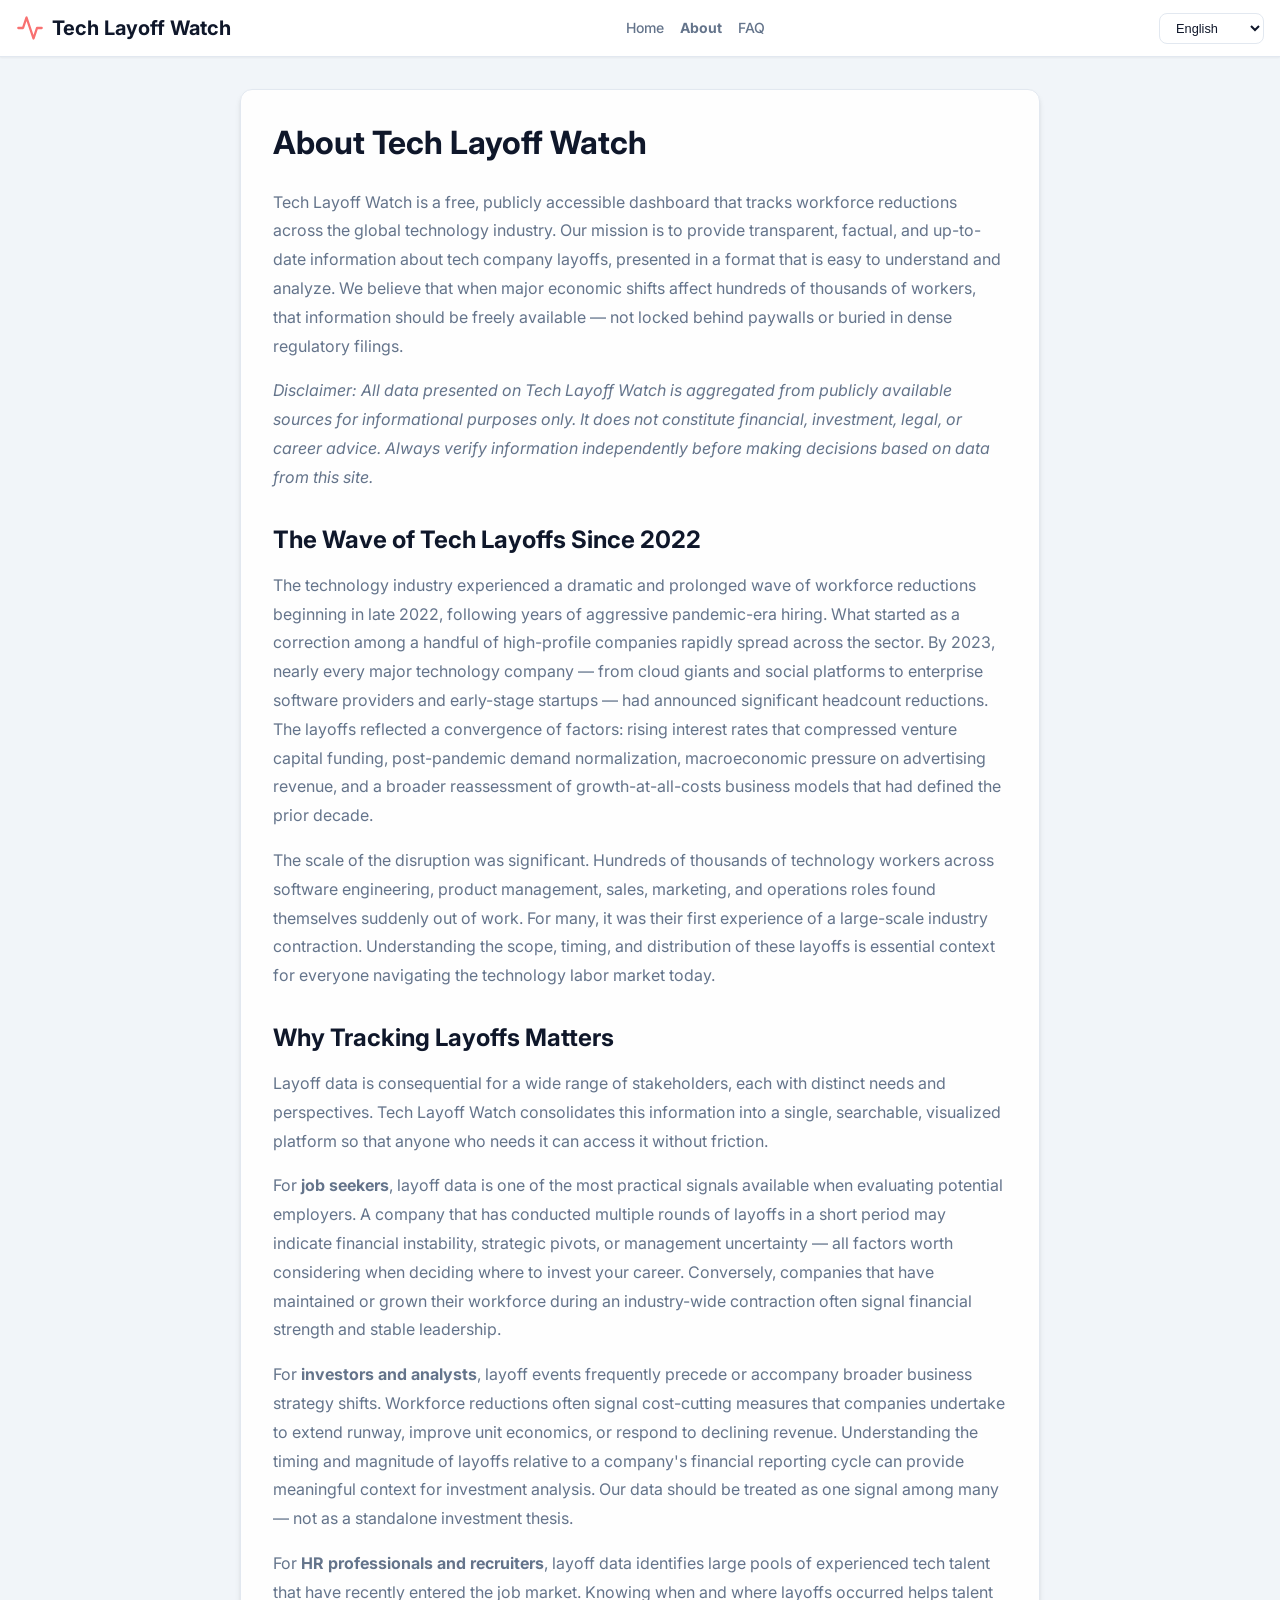
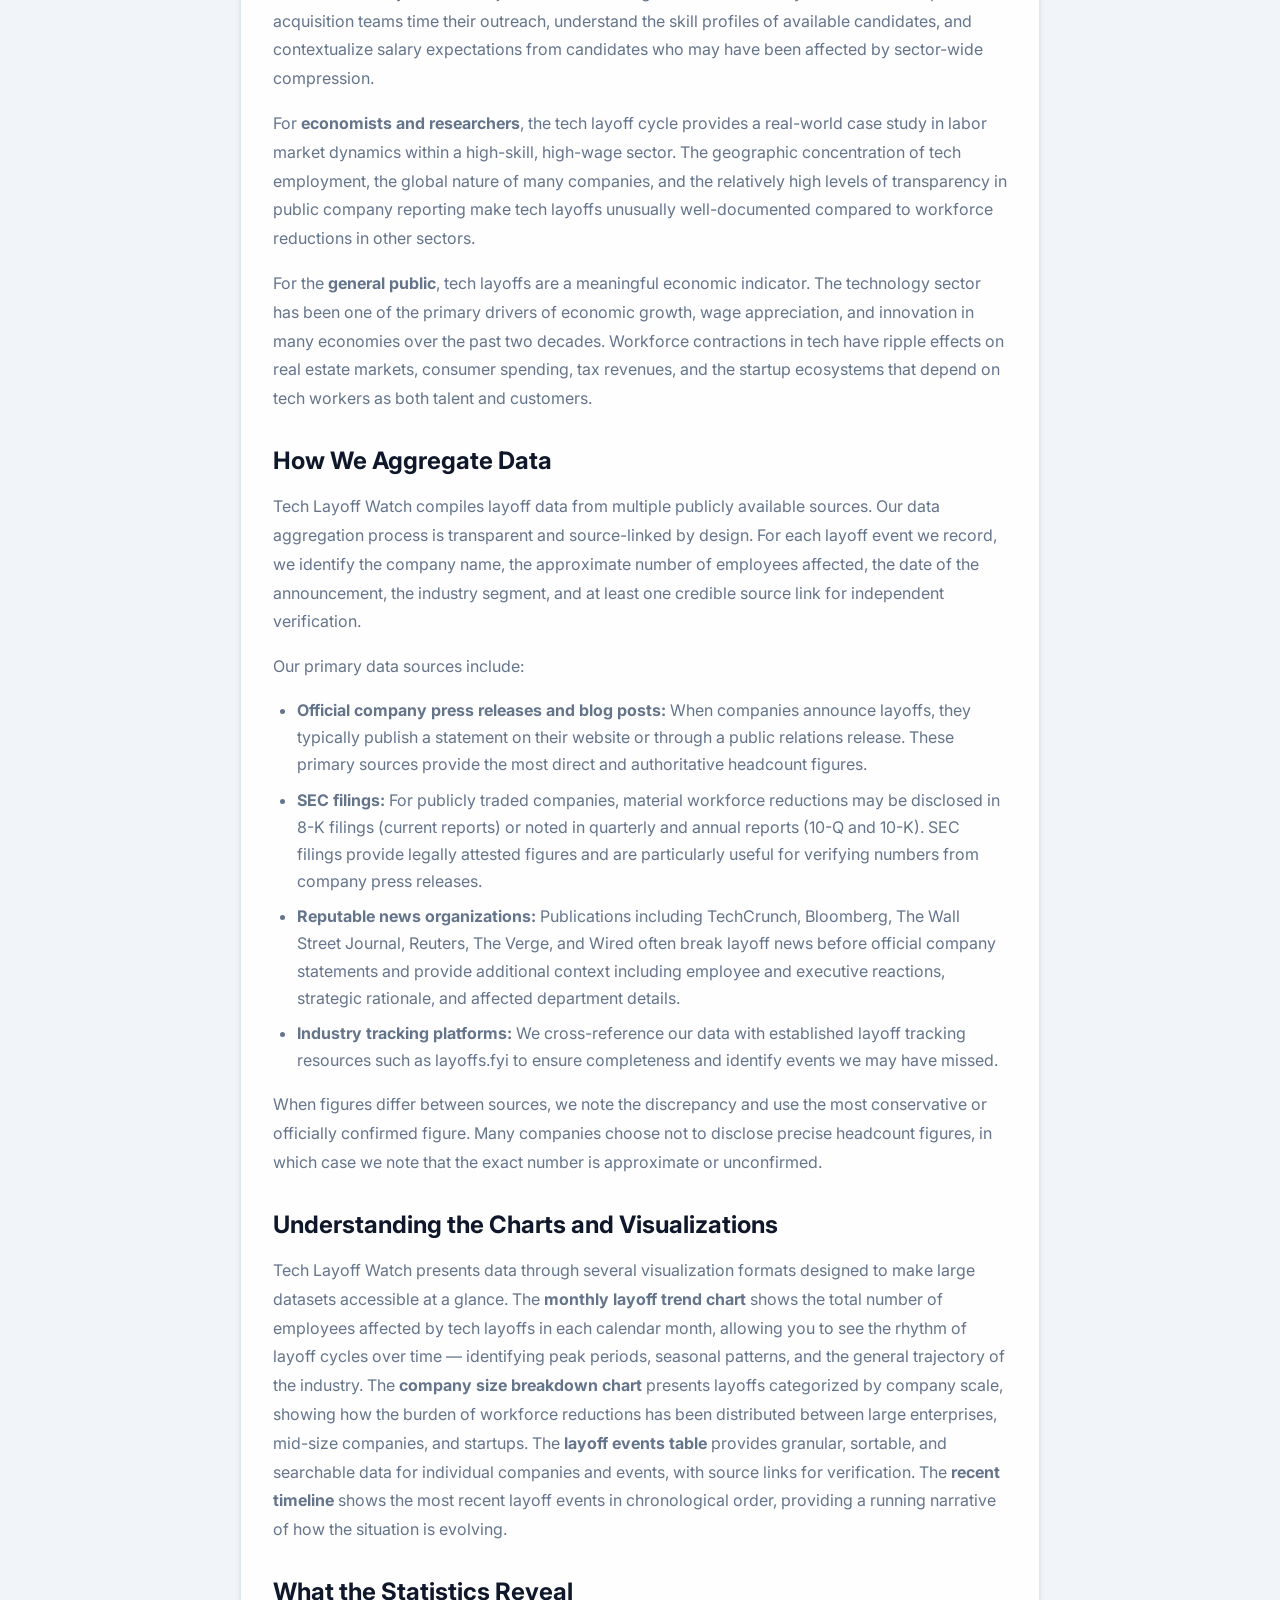
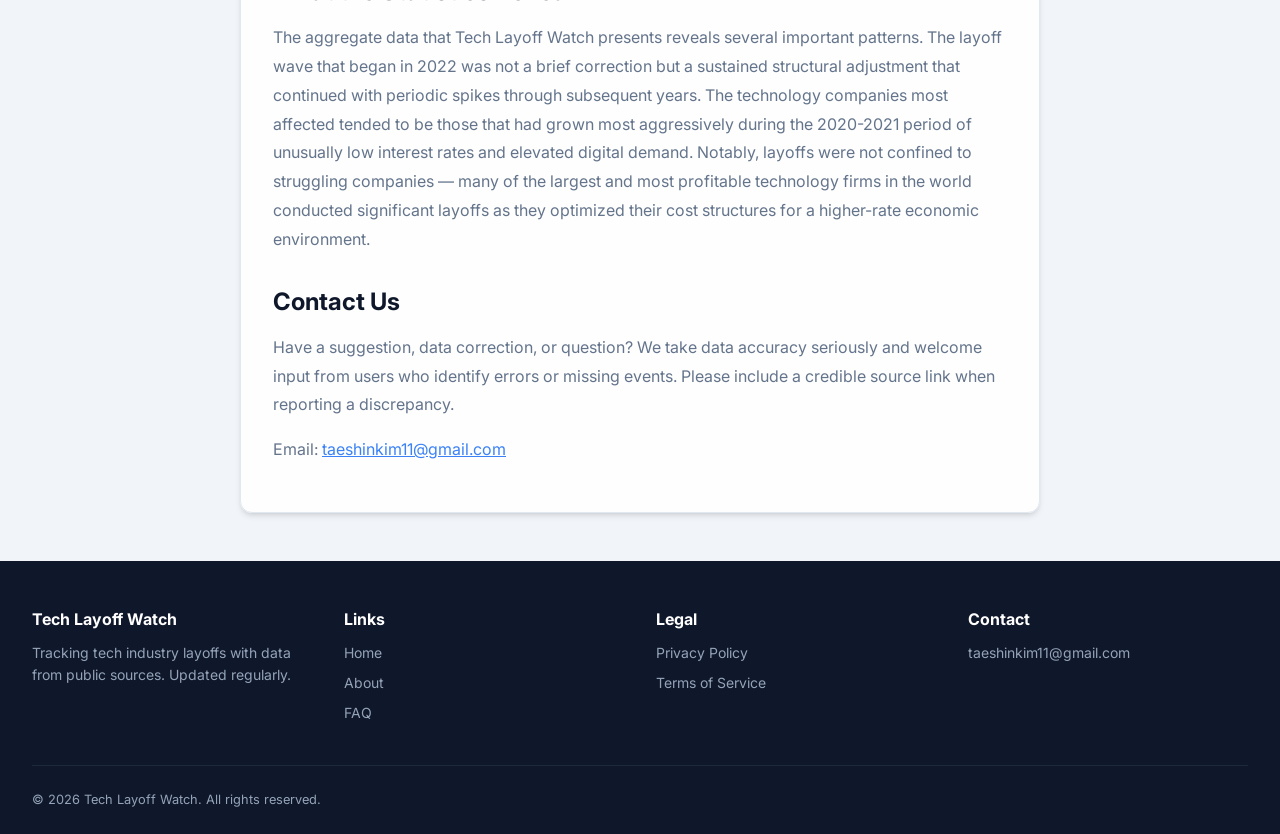
<file: about.html>
<!DOCTYPE html>
<html lang="en">
<head>
  <meta charset="UTF-8">
  <meta name="viewport" content="width=device-width, initial-scale=1.0">
  <title>About Tech Layoff Watch - Tech Industry Layoffs Tracker & Data Dashboard</title>
  <meta name="description" content="Tech Layoff Watch tracks tech industry layoffs since 2022 with data from public sources. Learn how we aggregate data, who uses our tracker, and why monitoring layoffs matters for job seekers, investors, and researchers.">
  <meta name="keywords" content="tech layoffs tracker, technology industry job cuts, layoff data aggregator, tech workforce reduction, silicon valley layoffs 2026, tech job market data">
  <link rel="canonical" href="https://tech-layoff-watch.vercel.app/about.html">
  <meta property="og:title" content="About Tech Layoff Watch - Tech Industry Layoffs Tracker">
  <meta property="og:description" content="Learn how Tech Layoff Watch aggregates public data on tech industry layoffs and why this information matters for job seekers, investors, HR professionals, and economists.">
  <meta property="og:url" content="https://tech-layoff-watch.vercel.app/about.html">
  <meta property="og:type" content="website">
  <link rel="icon" type="image/svg+xml" href="data:image/svg+xml,<svg xmlns='http://www.w3.org/2000/svg' viewBox='0 0 100 100'><text y='.9em' font-size='90'>📉</text></svg>">
  <link rel="manifest" href="/manifest.json">
  <link rel="stylesheet" href="css/style.css">
  <script async src="https://pagead2.googlesyndication.com/pagead/js/adsbygoogle.js?client=ca-pub-7098271335538021" crossorigin="anonymous"></script>
</head>
<body>
  <nav class="navbar" role="navigation" aria-label="Main navigation">
    <div class="container">
      <a href="/" class="navbar-brand">
        <svg xmlns="http://www.w3.org/2000/svg" viewBox="0 0 24 24" fill="none" stroke="currentColor" stroke-width="2" stroke-linecap="round" stroke-linejoin="round"><polyline points="22 12 18 12 15 21 9 3 6 12 2 12"></polyline></svg>
        <span>Tech Layoff Watch</span>
      </a>
      <ul class="navbar-nav">
        <li><a href="/">Home</a></li>
        <li><a href="about.html"><strong>About</strong></a></li>
        <li><a href="faq.html">FAQ</a></li>
      </ul>
      <div class="nav-controls">
        <select class="lang-selector" aria-label="Select language"></select>
      </div>
    </div>
  </nav>

  <main class="container" role="main">
    <article class="page-content card">
      <h1>About Tech Layoff Watch</h1>

      <p>Tech Layoff Watch is a free, publicly accessible dashboard that tracks workforce reductions across the global technology industry. Our mission is to provide transparent, factual, and up-to-date information about tech company layoffs, presented in a format that is easy to understand and analyze. We believe that when major economic shifts affect hundreds of thousands of workers, that information should be freely available — not locked behind paywalls or buried in dense regulatory filings.</p>

      <p><em>Disclaimer: All data presented on Tech Layoff Watch is aggregated from publicly available sources for informational purposes only. It does not constitute financial, investment, legal, or career advice. Always verify information independently before making decisions based on data from this site.</em></p>

      <h2>The Wave of Tech Layoffs Since 2022</h2>
      <p>The technology industry experienced a dramatic and prolonged wave of workforce reductions beginning in late 2022, following years of aggressive pandemic-era hiring. What started as a correction among a handful of high-profile companies rapidly spread across the sector. By 2023, nearly every major technology company — from cloud giants and social platforms to enterprise software providers and early-stage startups — had announced significant headcount reductions. The layoffs reflected a convergence of factors: rising interest rates that compressed venture capital funding, post-pandemic demand normalization, macroeconomic pressure on advertising revenue, and a broader reassessment of growth-at-all-costs business models that had defined the prior decade.</p>
      <p>The scale of the disruption was significant. Hundreds of thousands of technology workers across software engineering, product management, sales, marketing, and operations roles found themselves suddenly out of work. For many, it was their first experience of a large-scale industry contraction. Understanding the scope, timing, and distribution of these layoffs is essential context for everyone navigating the technology labor market today.</p>

      <h2>Why Tracking Layoffs Matters</h2>
      <p>Layoff data is consequential for a wide range of stakeholders, each with distinct needs and perspectives. Tech Layoff Watch consolidates this information into a single, searchable, visualized platform so that anyone who needs it can access it without friction.</p>
      <p>For <strong>job seekers</strong>, layoff data is one of the most practical signals available when evaluating potential employers. A company that has conducted multiple rounds of layoffs in a short period may indicate financial instability, strategic pivots, or management uncertainty — all factors worth considering when deciding where to invest your career. Conversely, companies that have maintained or grown their workforce during an industry-wide contraction often signal financial strength and stable leadership.</p>
      <p>For <strong>investors and analysts</strong>, layoff events frequently precede or accompany broader business strategy shifts. Workforce reductions often signal cost-cutting measures that companies undertake to extend runway, improve unit economics, or respond to declining revenue. Understanding the timing and magnitude of layoffs relative to a company's financial reporting cycle can provide meaningful context for investment analysis. Our data should be treated as one signal among many — not as a standalone investment thesis.</p>
      <p>For <strong>HR professionals and recruiters</strong>, layoff data identifies large pools of experienced tech talent that have recently entered the job market. Knowing when and where layoffs occurred helps talent acquisition teams time their outreach, understand the skill profiles of available candidates, and contextualize salary expectations from candidates who may have been affected by sector-wide compression.</p>
      <p>For <strong>economists and researchers</strong>, the tech layoff cycle provides a real-world case study in labor market dynamics within a high-skill, high-wage sector. The geographic concentration of tech employment, the global nature of many companies, and the relatively high levels of transparency in public company reporting make tech layoffs unusually well-documented compared to workforce reductions in other sectors.</p>
      <p>For the <strong>general public</strong>, tech layoffs are a meaningful economic indicator. The technology sector has been one of the primary drivers of economic growth, wage appreciation, and innovation in many economies over the past two decades. Workforce contractions in tech have ripple effects on real estate markets, consumer spending, tax revenues, and the startup ecosystems that depend on tech workers as both talent and customers.</p>

      <h2>How We Aggregate Data</h2>
      <p>Tech Layoff Watch compiles layoff data from multiple publicly available sources. Our data aggregation process is transparent and source-linked by design. For each layoff event we record, we identify the company name, the approximate number of employees affected, the date of the announcement, the industry segment, and at least one credible source link for independent verification.</p>
      <p>Our primary data sources include:</p>
      <ul>
        <li><strong>Official company press releases and blog posts:</strong> When companies announce layoffs, they typically publish a statement on their website or through a public relations release. These primary sources provide the most direct and authoritative headcount figures.</li>
        <li><strong>SEC filings:</strong> For publicly traded companies, material workforce reductions may be disclosed in 8-K filings (current reports) or noted in quarterly and annual reports (10-Q and 10-K). SEC filings provide legally attested figures and are particularly useful for verifying numbers from company press releases.</li>
        <li><strong>Reputable news organizations:</strong> Publications including TechCrunch, Bloomberg, The Wall Street Journal, Reuters, The Verge, and Wired often break layoff news before official company statements and provide additional context including employee and executive reactions, strategic rationale, and affected department details.</li>
        <li><strong>Industry tracking platforms:</strong> We cross-reference our data with established layoff tracking resources such as layoffs.fyi to ensure completeness and identify events we may have missed.</li>
      </ul>
      <p>When figures differ between sources, we note the discrepancy and use the most conservative or officially confirmed figure. Many companies choose not to disclose precise headcount figures, in which case we note that the exact number is approximate or unconfirmed.</p>

      <h2>Understanding the Charts and Visualizations</h2>
      <p>Tech Layoff Watch presents data through several visualization formats designed to make large datasets accessible at a glance. The <strong>monthly layoff trend chart</strong> shows the total number of employees affected by tech layoffs in each calendar month, allowing you to see the rhythm of layoff cycles over time — identifying peak periods, seasonal patterns, and the general trajectory of the industry. The <strong>company size breakdown chart</strong> presents layoffs categorized by company scale, showing how the burden of workforce reductions has been distributed between large enterprises, mid-size companies, and startups. The <strong>layoff events table</strong> provides granular, sortable, and searchable data for individual companies and events, with source links for verification. The <strong>recent timeline</strong> shows the most recent layoff events in chronological order, providing a running narrative of how the situation is evolving.</p>

      <h2>What the Statistics Reveal</h2>
      <p>The aggregate data that Tech Layoff Watch presents reveals several important patterns. The layoff wave that began in 2022 was not a brief correction but a sustained structural adjustment that continued with periodic spikes through subsequent years. The technology companies most affected tended to be those that had grown most aggressively during the 2020-2021 period of unusually low interest rates and elevated digital demand. Notably, layoffs were not confined to struggling companies — many of the largest and most profitable technology firms in the world conducted significant layoffs as they optimized their cost structures for a higher-rate economic environment.</p>

      <h2>Contact Us</h2>
      <p>Have a suggestion, data correction, or question? We take data accuracy seriously and welcome input from users who identify errors or missing events. Please include a credible source link when reporting a discrepancy.</p>
      <p>Email: <a href="mailto:taeshinkim11@gmail.com">taeshinkim11@gmail.com</a></p>
    </article>
  </main>

  <footer class="site-footer" role="contentinfo">
    <div class="container">
      <div class="footer-grid">
        <div class="footer-section">
          <h3>Tech Layoff Watch</h3>
          <p style="font-size:0.875rem;">Tracking tech industry layoffs with data from public sources. Updated regularly.</p>
        </div>
        <div class="footer-section">
          <h3>Links</h3>
          <a href="/">Home</a>
          <a href="about.html">About</a>
          <a href="faq.html">FAQ</a>
        </div>
        <div class="footer-section">
          <h3>Legal</h3>
          <a href="privacy.html">Privacy Policy</a>
          <a href="terms.html">Terms of Service</a>
        </div>
        <div class="footer-section">
          <h3>Contact</h3>
          <a href="mailto:taeshinkim11@gmail.com">taeshinkim11@gmail.com</a>
        </div>
      </div>
      <div class="footer-bottom">
        <p>&copy; 2026 Tech Layoff Watch. All rights reserved.</p>
      </div>
    </div>
  </footer>

  <script src="js/i18n.js"></script>
  <script>document.addEventListener('DOMContentLoaded', () => i18n.init());</script>
</body>
</html>
</file>
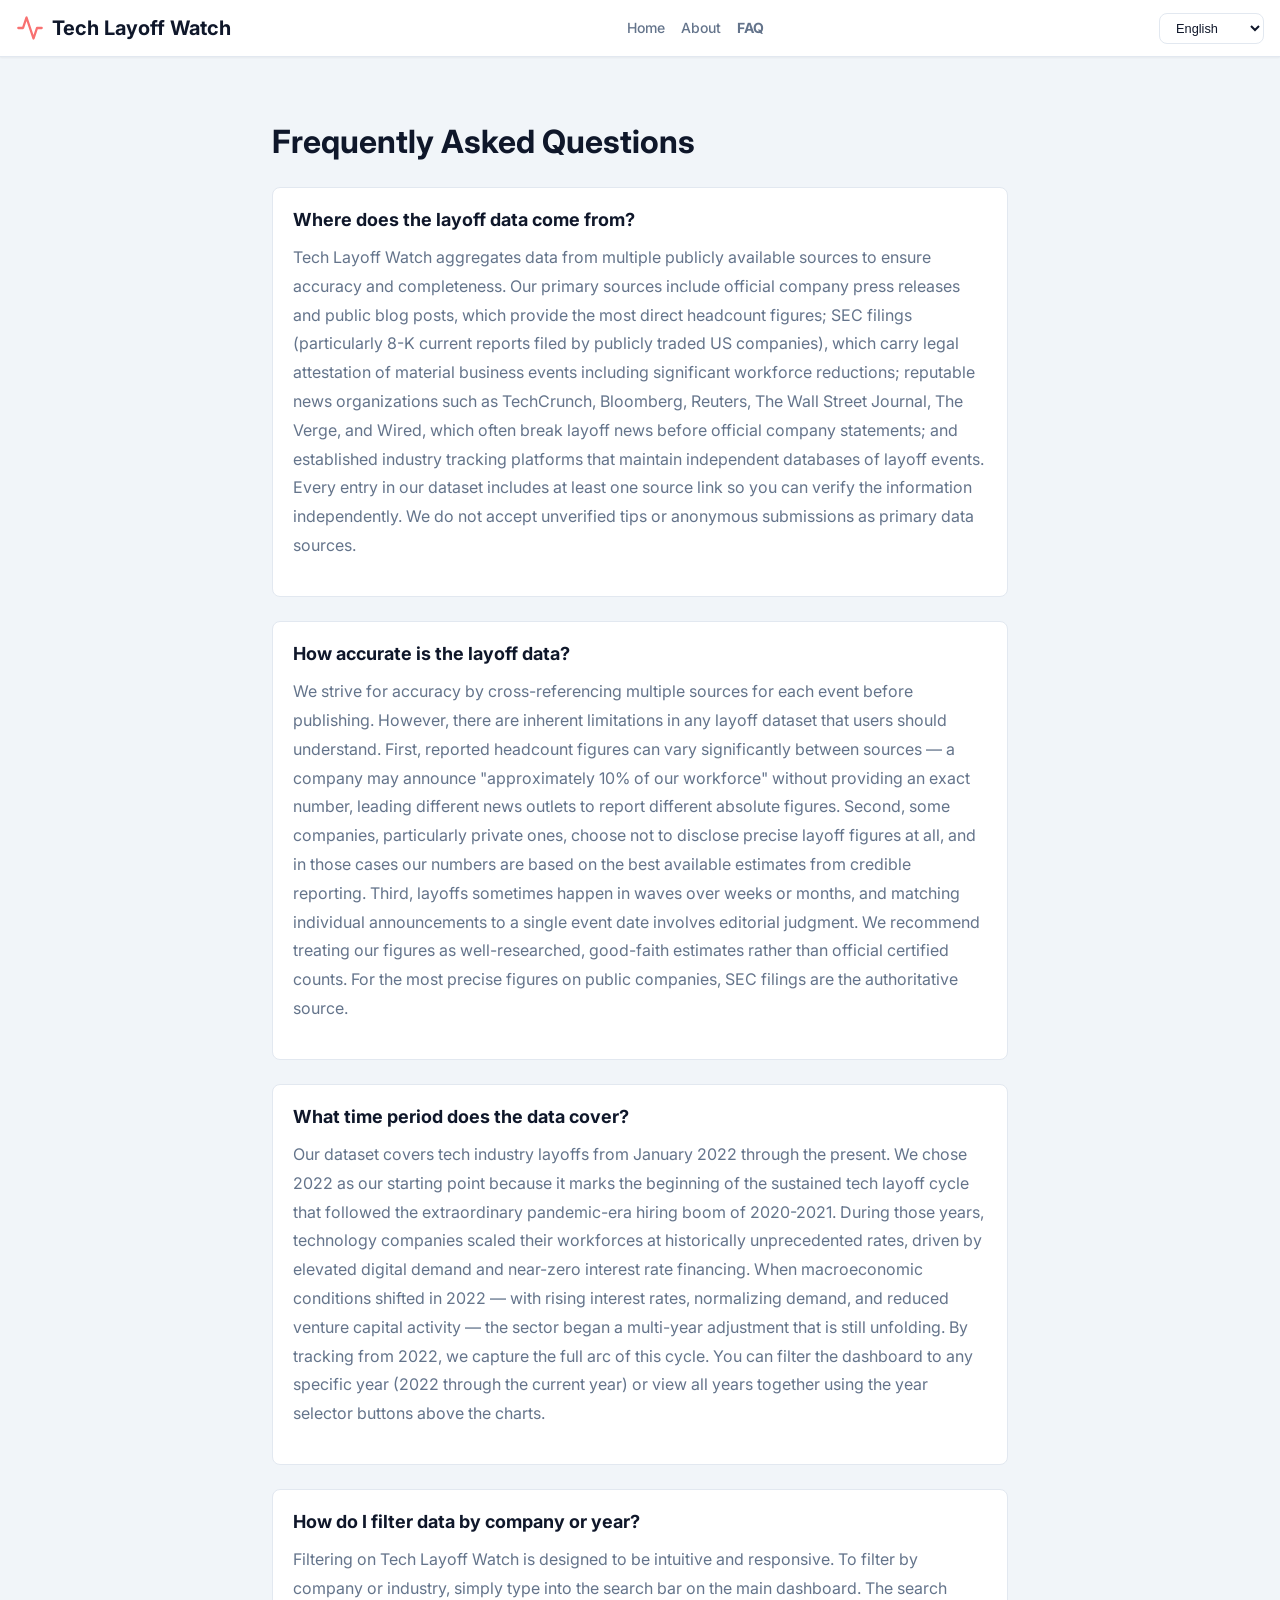
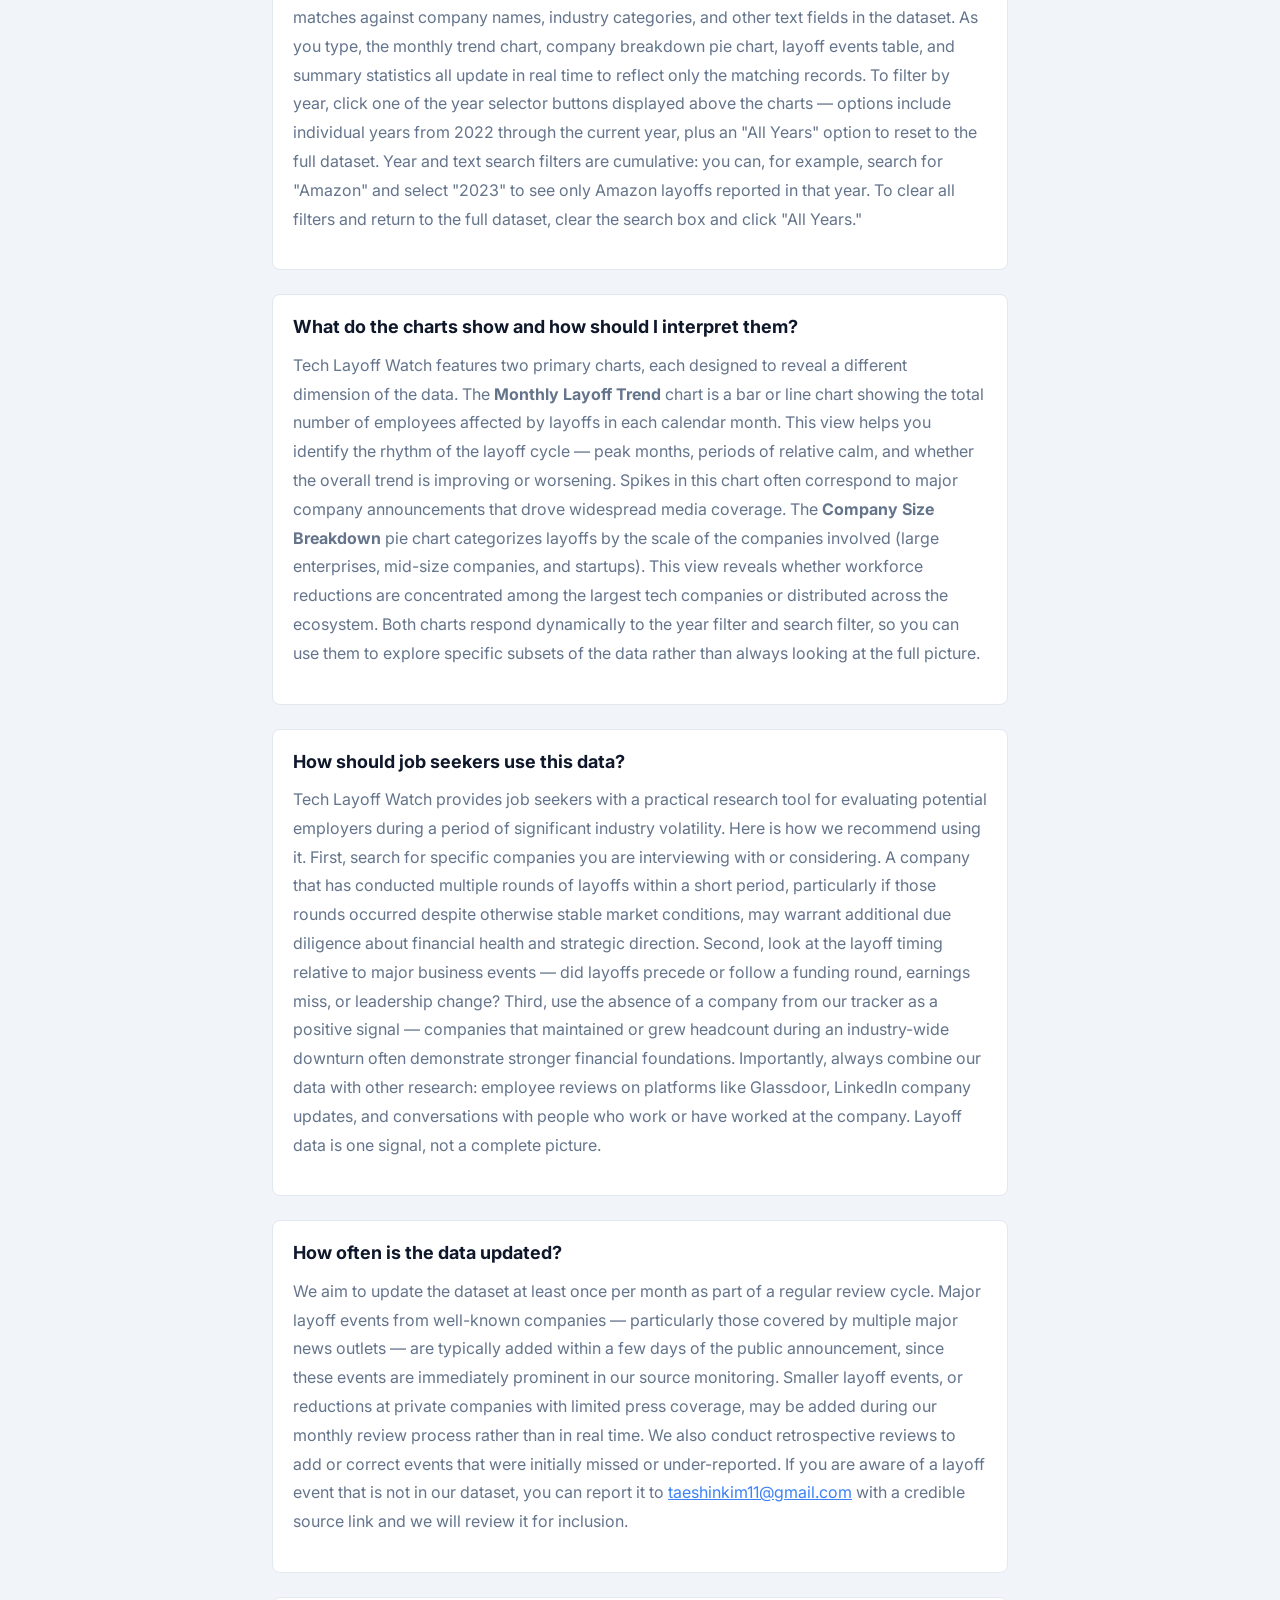
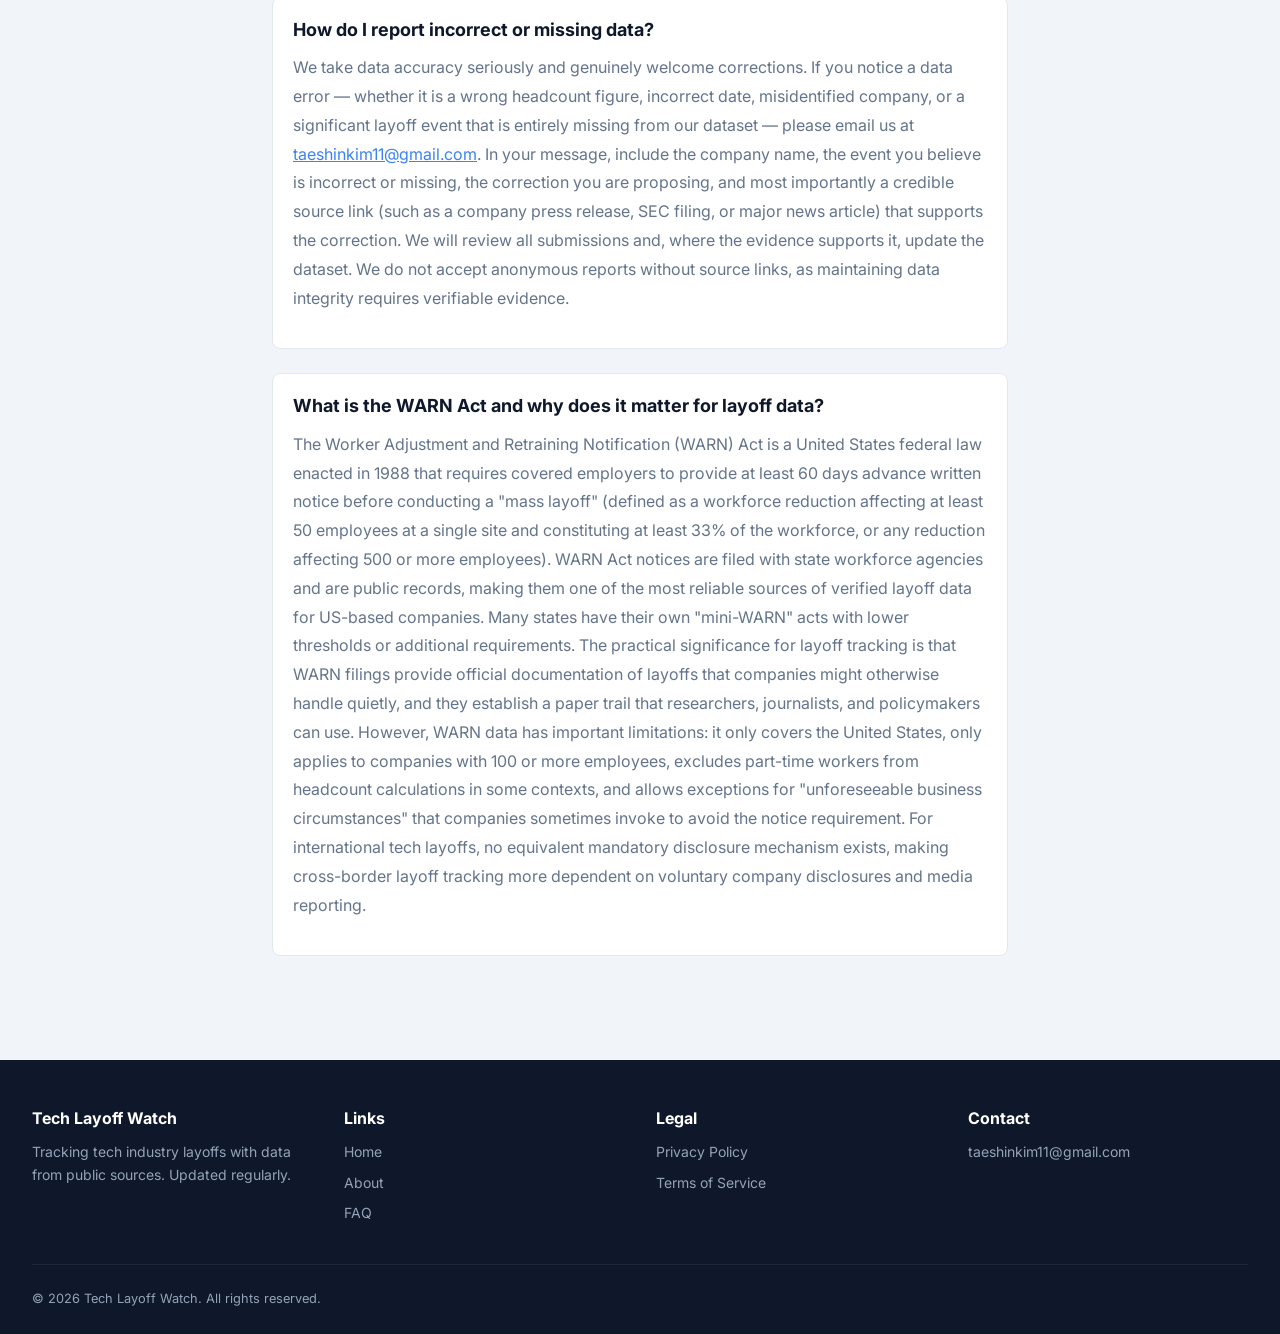
<file: faq.html>
<!DOCTYPE html>
<html lang="en">
<head>
  <meta charset="UTF-8">
  <meta name="viewport" content="width=device-width, initial-scale=1.0">
  <title>FAQ - Tech Layoff Watch | Questions About Tech Industry Layoff Data</title>
  <meta name="description" content="Frequently asked questions about Tech Layoff Watch: where layoff data comes from, how accurate it is, how job seekers should use it, WARN Act explained, and how to report incorrect data.">
  <meta name="keywords" content="tech layoff FAQ, layoff data accuracy, WARN Act explained, tech layoff tracker questions, how to track tech layoffs, layoff data sources">
  <link rel="canonical" href="https://tech-layoff-watch.vercel.app/faq.html">
  <meta property="og:title" content="FAQ - Tech Layoff Watch">
  <meta property="og:description" content="Frequently asked questions about Tech Layoff Watch — where data comes from, how accurate it is, how to filter by company or year, and how job seekers should interpret the data.">
  <meta property="og:url" content="https://tech-layoff-watch.vercel.app/faq.html">
  <meta property="og:type" content="website">
  <link rel="icon" type="image/svg+xml" href="data:image/svg+xml,<svg xmlns='http://www.w3.org/2000/svg' viewBox='0 0 100 100'><text y='.9em' font-size='90'>📉</text></svg>">
  <link rel="manifest" href="/manifest.json">
  <link rel="stylesheet" href="css/style.css">
  <script async src="https://pagead2.googlesyndication.com/pagead/js/adsbygoogle.js?client=ca-pub-7098271335538021" crossorigin="anonymous"></script>
  <script type="application/ld+json">
  {
    "@context": "https://schema.org",
    "@type": "FAQPage",
    "mainEntity": [
      {
        "@type": "Question",
        "name": "Where does the layoff data come from?",
        "acceptedAnswer": {
          "@type": "Answer",
          "text": "Tech Layoff Watch aggregates data from multiple publicly available sources including official company press releases, SEC filings (particularly 8-K current reports for publicly traded companies), reputable news organizations such as TechCrunch, Bloomberg, Reuters, and The Wall Street Journal, and established industry tracking platforms. Every data entry includes a source link so users can independently verify the information."
        }
      },
      {
        "@type": "Question",
        "name": "How accurate is the layoff data?",
        "acceptedAnswer": {
          "@type": "Answer",
          "text": "We strive for accuracy by cross-referencing multiple sources for each event. However, reported layoff numbers can vary between sources, and some companies do not disclose precise figures. When exact numbers are unavailable, we note that the figure is approximate. We always link to our sources so you can verify independently. We recommend treating our figures as well-researched estimates rather than definitive counts."
        }
      },
      {
        "@type": "Question",
        "name": "What time period does the data cover?",
        "acceptedAnswer": {
          "@type": "Answer",
          "text": "Our dataset covers tech industry layoffs from January 2022 to the present. The year 2022 is our starting point because it marks the beginning of the sustained tech layoff cycle that followed the pandemic-era hiring boom. You can filter the dashboard to view data for any specific year using the year selector buttons."
        }
      },
      {
        "@type": "Question",
        "name": "How do I filter data by company or year?",
        "acceptedAnswer": {
          "@type": "Answer",
          "text": "Use the search bar on the main dashboard to filter by company name or industry keyword. The charts, table, and statistics will automatically update to show only matching results. To filter by year, click one of the year selector buttons (2022, 2023, 2024, 2025, 2026, or All Years) above the charts. Year and search filters can be combined."
        }
      },
      {
        "@type": "Question",
        "name": "What do the charts show?",
        "acceptedAnswer": {
          "@type": "Answer",
          "text": "The monthly layoff trend chart shows total employees affected per calendar month, helping you identify peak periods and the overall trajectory. The company size breakdown pie chart categorizes layoffs by the scale of the companies involved. Both charts update dynamically when you apply search or year filters."
        }
      },
      {
        "@type": "Question",
        "name": "How should job seekers use this data?",
        "acceptedAnswer": {
          "@type": "Answer",
          "text": "Job seekers can use Tech Layoff Watch to research the layoff history of companies they are considering. A company with multiple recent layoff rounds may indicate financial instability or strategic uncertainty. Conversely, companies absent from the layoff tracker during an industry-wide downturn often demonstrate relative financial strength. Use this data as one research signal alongside glassdoor reviews, financial news, and your recruiter conversations."
        }
      },
      {
        "@type": "Question",
        "name": "How often is the data updated?",
        "acceptedAnswer": {
          "@type": "Answer",
          "text": "We aim to update the dataset at least monthly. Major layoff events from well-known companies are typically added within a few days of the public announcement. Smaller or regional layoff events may be added during our periodic review cycles."
        }
      },
      {
        "@type": "Question",
        "name": "What is the WARN Act and why does it matter for layoff data?",
        "acceptedAnswer": {
          "@type": "Answer",
          "text": "The WARN Act (Worker Adjustment and Retraining Notification Act) is a US federal law that requires employers with 100 or more full-time employees to provide at least 60 days advance notice before conducting mass layoffs affecting 50 or more workers. WARN Act notices are public records filed with state workforce agencies, making them a valuable source of verified layoff data for US-based companies. However, WARN Act filings have limitations: they only cover the US, only apply to companies of sufficient size, and some companies pay penalties rather than comply with the notice requirement."
        }
      }
    ]
  }
  </script>
</head>
<body>
  <nav class="navbar" role="navigation" aria-label="Main navigation">
    <div class="container">
      <a href="/" class="navbar-brand">
        <svg xmlns="http://www.w3.org/2000/svg" viewBox="0 0 24 24" fill="none" stroke="currentColor" stroke-width="2" stroke-linecap="round" stroke-linejoin="round"><polyline points="22 12 18 12 15 21 9 3 6 12 2 12"></polyline></svg>
        <span>Tech Layoff Watch</span>
      </a>
      <ul class="navbar-nav">
        <li><a href="/">Home</a></li>
        <li><a href="about.html">About</a></li>
        <li><a href="faq.html"><strong>FAQ</strong></a></li>
      </ul>
      <div class="nav-controls">
        <select class="lang-selector" aria-label="Select language"></select>
      </div>
    </div>
  </nav>

  <main class="container" role="main">
    <div class="page-content">
      <h1>Frequently Asked Questions</h1>

      <div class="faq-item">
        <h3>Where does the layoff data come from?</h3>
        <p>Tech Layoff Watch aggregates data from multiple publicly available sources to ensure accuracy and completeness. Our primary sources include official company press releases and public blog posts, which provide the most direct headcount figures; SEC filings (particularly 8-K current reports filed by publicly traded US companies), which carry legal attestation of material business events including significant workforce reductions; reputable news organizations such as TechCrunch, Bloomberg, Reuters, The Wall Street Journal, The Verge, and Wired, which often break layoff news before official company statements; and established industry tracking platforms that maintain independent databases of layoff events. Every entry in our dataset includes at least one source link so you can verify the information independently. We do not accept unverified tips or anonymous submissions as primary data sources.</p>
      </div>

      <div class="faq-item">
        <h3>How accurate is the layoff data?</h3>
        <p>We strive for accuracy by cross-referencing multiple sources for each event before publishing. However, there are inherent limitations in any layoff dataset that users should understand. First, reported headcount figures can vary significantly between sources — a company may announce "approximately 10% of our workforce" without providing an exact number, leading different news outlets to report different absolute figures. Second, some companies, particularly private ones, choose not to disclose precise layoff figures at all, and in those cases our numbers are based on the best available estimates from credible reporting. Third, layoffs sometimes happen in waves over weeks or months, and matching individual announcements to a single event date involves editorial judgment. We recommend treating our figures as well-researched, good-faith estimates rather than official certified counts. For the most precise figures on public companies, SEC filings are the authoritative source.</p>
      </div>

      <div class="faq-item">
        <h3>What time period does the data cover?</h3>
        <p>Our dataset covers tech industry layoffs from January 2022 through the present. We chose 2022 as our starting point because it marks the beginning of the sustained tech layoff cycle that followed the extraordinary pandemic-era hiring boom of 2020-2021. During those years, technology companies scaled their workforces at historically unprecedented rates, driven by elevated digital demand and near-zero interest rate financing. When macroeconomic conditions shifted in 2022 — with rising interest rates, normalizing demand, and reduced venture capital activity — the sector began a multi-year adjustment that is still unfolding. By tracking from 2022, we capture the full arc of this cycle. You can filter the dashboard to any specific year (2022 through the current year) or view all years together using the year selector buttons above the charts.</p>
      </div>

      <div class="faq-item">
        <h3>How do I filter data by company or year?</h3>
        <p>Filtering on Tech Layoff Watch is designed to be intuitive and responsive. To filter by company or industry, simply type into the search bar on the main dashboard. The search matches against company names, industry categories, and other text fields in the dataset. As you type, the monthly trend chart, company breakdown pie chart, layoff events table, and summary statistics all update in real time to reflect only the matching records. To filter by year, click one of the year selector buttons displayed above the charts — options include individual years from 2022 through the current year, plus an "All Years" option to reset to the full dataset. Year and text search filters are cumulative: you can, for example, search for "Amazon" and select "2023" to see only Amazon layoffs reported in that year. To clear all filters and return to the full dataset, clear the search box and click "All Years."</p>
      </div>

      <div class="faq-item">
        <h3>What do the charts show and how should I interpret them?</h3>
        <p>Tech Layoff Watch features two primary charts, each designed to reveal a different dimension of the data. The <strong>Monthly Layoff Trend</strong> chart is a bar or line chart showing the total number of employees affected by layoffs in each calendar month. This view helps you identify the rhythm of the layoff cycle — peak months, periods of relative calm, and whether the overall trend is improving or worsening. Spikes in this chart often correspond to major company announcements that drove widespread media coverage. The <strong>Company Size Breakdown</strong> pie chart categorizes layoffs by the scale of the companies involved (large enterprises, mid-size companies, and startups). This view reveals whether workforce reductions are concentrated among the largest tech companies or distributed across the ecosystem. Both charts respond dynamically to the year filter and search filter, so you can use them to explore specific subsets of the data rather than always looking at the full picture.</p>
      </div>

      <div class="faq-item">
        <h3>How should job seekers use this data?</h3>
        <p>Tech Layoff Watch provides job seekers with a practical research tool for evaluating potential employers during a period of significant industry volatility. Here is how we recommend using it. First, search for specific companies you are interviewing with or considering. A company that has conducted multiple rounds of layoffs within a short period, particularly if those rounds occurred despite otherwise stable market conditions, may warrant additional due diligence about financial health and strategic direction. Second, look at the layoff timing relative to major business events — did layoffs precede or follow a funding round, earnings miss, or leadership change? Third, use the absence of a company from our tracker as a positive signal — companies that maintained or grew headcount during an industry-wide downturn often demonstrate stronger financial foundations. Importantly, always combine our data with other research: employee reviews on platforms like Glassdoor, LinkedIn company updates, and conversations with people who work or have worked at the company. Layoff data is one signal, not a complete picture.</p>
      </div>

      <div class="faq-item">
        <h3>How often is the data updated?</h3>
        <p>We aim to update the dataset at least once per month as part of a regular review cycle. Major layoff events from well-known companies — particularly those covered by multiple major news outlets — are typically added within a few days of the public announcement, since these events are immediately prominent in our source monitoring. Smaller layoff events, or reductions at private companies with limited press coverage, may be added during our monthly review process rather than in real time. We also conduct retrospective reviews to add or correct events that were initially missed or under-reported. If you are aware of a layoff event that is not in our dataset, you can report it to <a href="mailto:taeshinkim11@gmail.com">taeshinkim11@gmail.com</a> with a credible source link and we will review it for inclusion.</p>
      </div>

      <div class="faq-item">
        <h3>How do I report incorrect or missing data?</h3>
        <p>We take data accuracy seriously and genuinely welcome corrections. If you notice a data error — whether it is a wrong headcount figure, incorrect date, misidentified company, or a significant layoff event that is entirely missing from our dataset — please email us at <a href="mailto:taeshinkim11@gmail.com">taeshinkim11@gmail.com</a>. In your message, include the company name, the event you believe is incorrect or missing, the correction you are proposing, and most importantly a credible source link (such as a company press release, SEC filing, or major news article) that supports the correction. We will review all submissions and, where the evidence supports it, update the dataset. We do not accept anonymous reports without source links, as maintaining data integrity requires verifiable evidence.</p>
      </div>

      <div class="faq-item">
        <h3>What is the WARN Act and why does it matter for layoff data?</h3>
        <p>The Worker Adjustment and Retraining Notification (WARN) Act is a United States federal law enacted in 1988 that requires covered employers to provide at least 60 days advance written notice before conducting a "mass layoff" (defined as a workforce reduction affecting at least 50 employees at a single site and constituting at least 33% of the workforce, or any reduction affecting 500 or more employees). WARN Act notices are filed with state workforce agencies and are public records, making them one of the most reliable sources of verified layoff data for US-based companies. Many states have their own "mini-WARN" acts with lower thresholds or additional requirements. The practical significance for layoff tracking is that WARN filings provide official documentation of layoffs that companies might otherwise handle quietly, and they establish a paper trail that researchers, journalists, and policymakers can use. However, WARN data has important limitations: it only covers the United States, only applies to companies with 100 or more employees, excludes part-time workers from headcount calculations in some contexts, and allows exceptions for "unforeseeable business circumstances" that companies sometimes invoke to avoid the notice requirement. For international tech layoffs, no equivalent mandatory disclosure mechanism exists, making cross-border layoff tracking more dependent on voluntary company disclosures and media reporting.</p>
      </div>

    </div>
  </main>

  <footer class="site-footer" role="contentinfo">
    <div class="container">
      <div class="footer-grid">
        <div class="footer-section">
          <h3>Tech Layoff Watch</h3>
          <p style="font-size:0.875rem;">Tracking tech industry layoffs with data from public sources. Updated regularly.</p>
        </div>
        <div class="footer-section">
          <h3>Links</h3>
          <a href="/">Home</a>
          <a href="about.html">About</a>
          <a href="faq.html">FAQ</a>
        </div>
        <div class="footer-section">
          <h3>Legal</h3>
          <a href="privacy.html">Privacy Policy</a>
          <a href="terms.html">Terms of Service</a>
        </div>
        <div class="footer-section">
          <h3>Contact</h3>
          <a href="mailto:taeshinkim11@gmail.com">taeshinkim11@gmail.com</a>
        </div>
      </div>
      <div class="footer-bottom">
        <p>&copy; 2026 Tech Layoff Watch. All rights reserved.</p>
      </div>
    </div>
  </footer>

  <script src="js/i18n.js"></script>
  <script>document.addEventListener('DOMContentLoaded', () => i18n.init());</script>
</body>
</html>
</file>
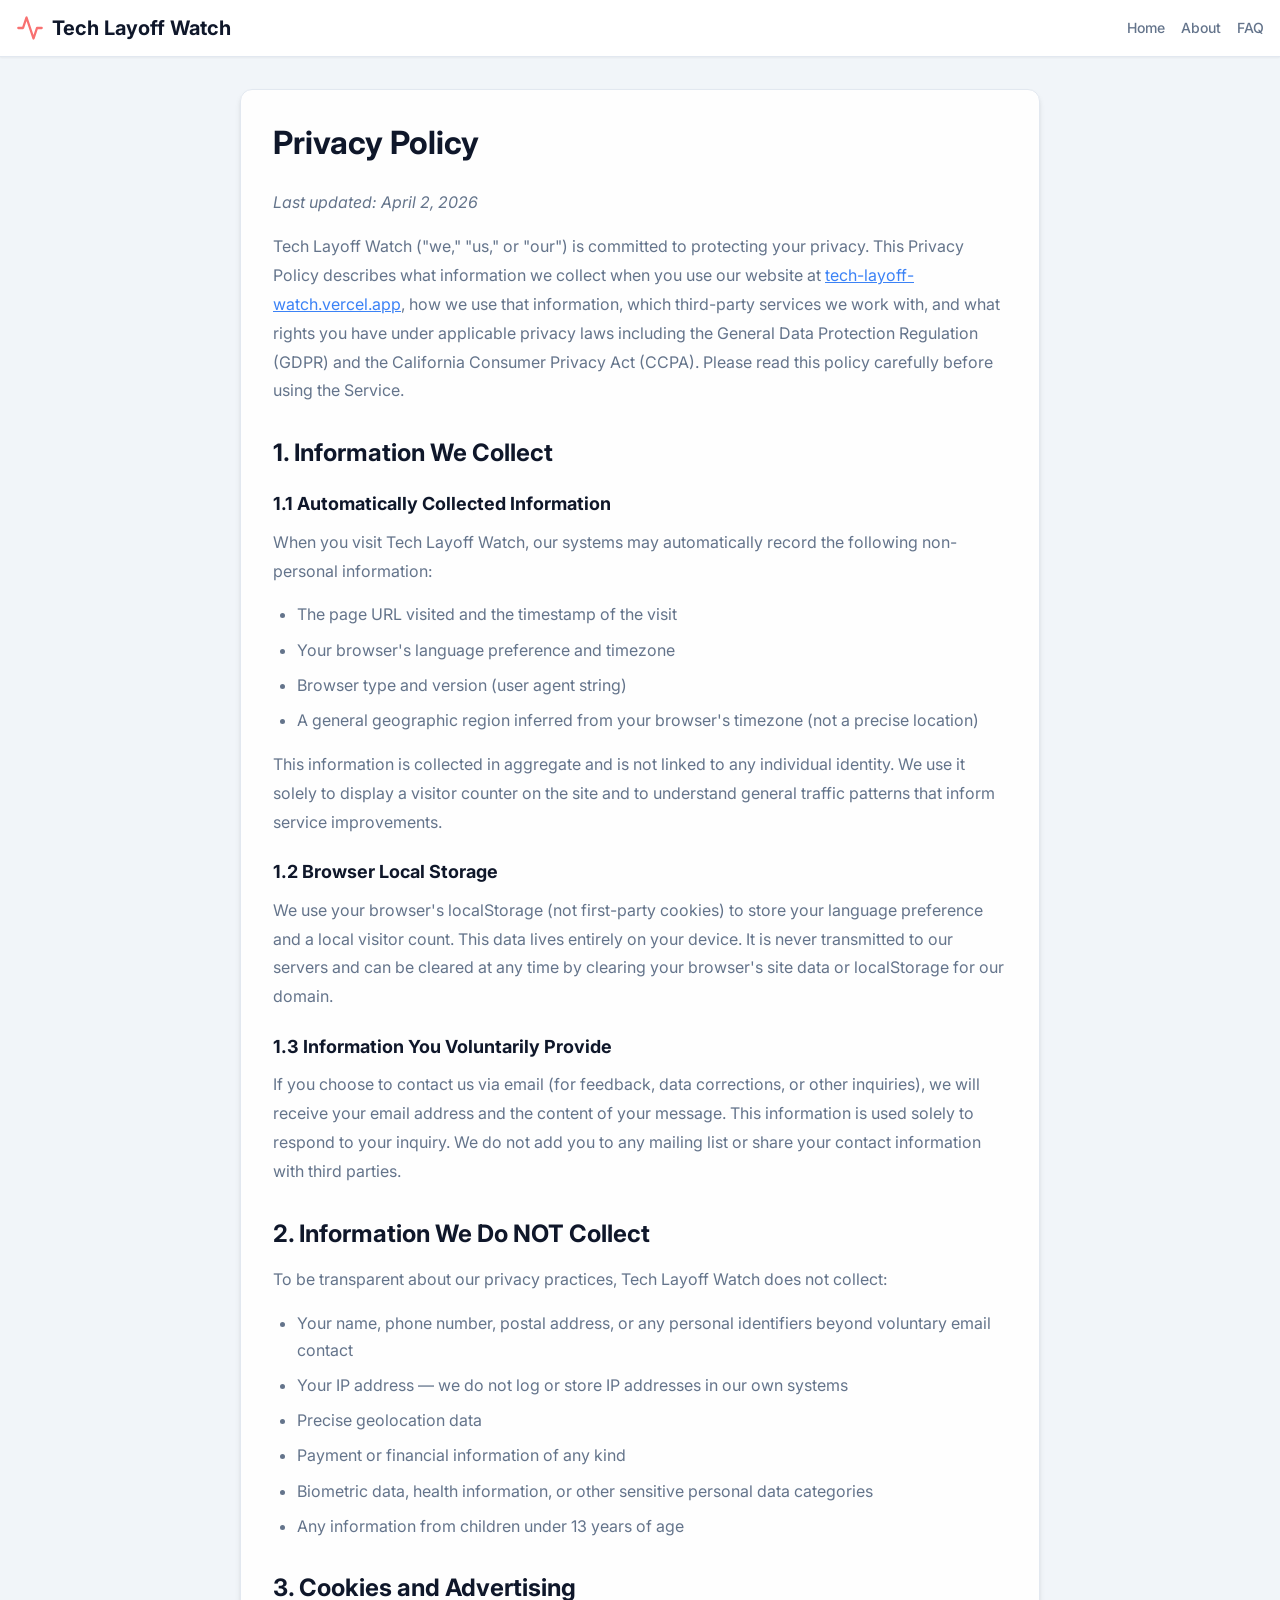
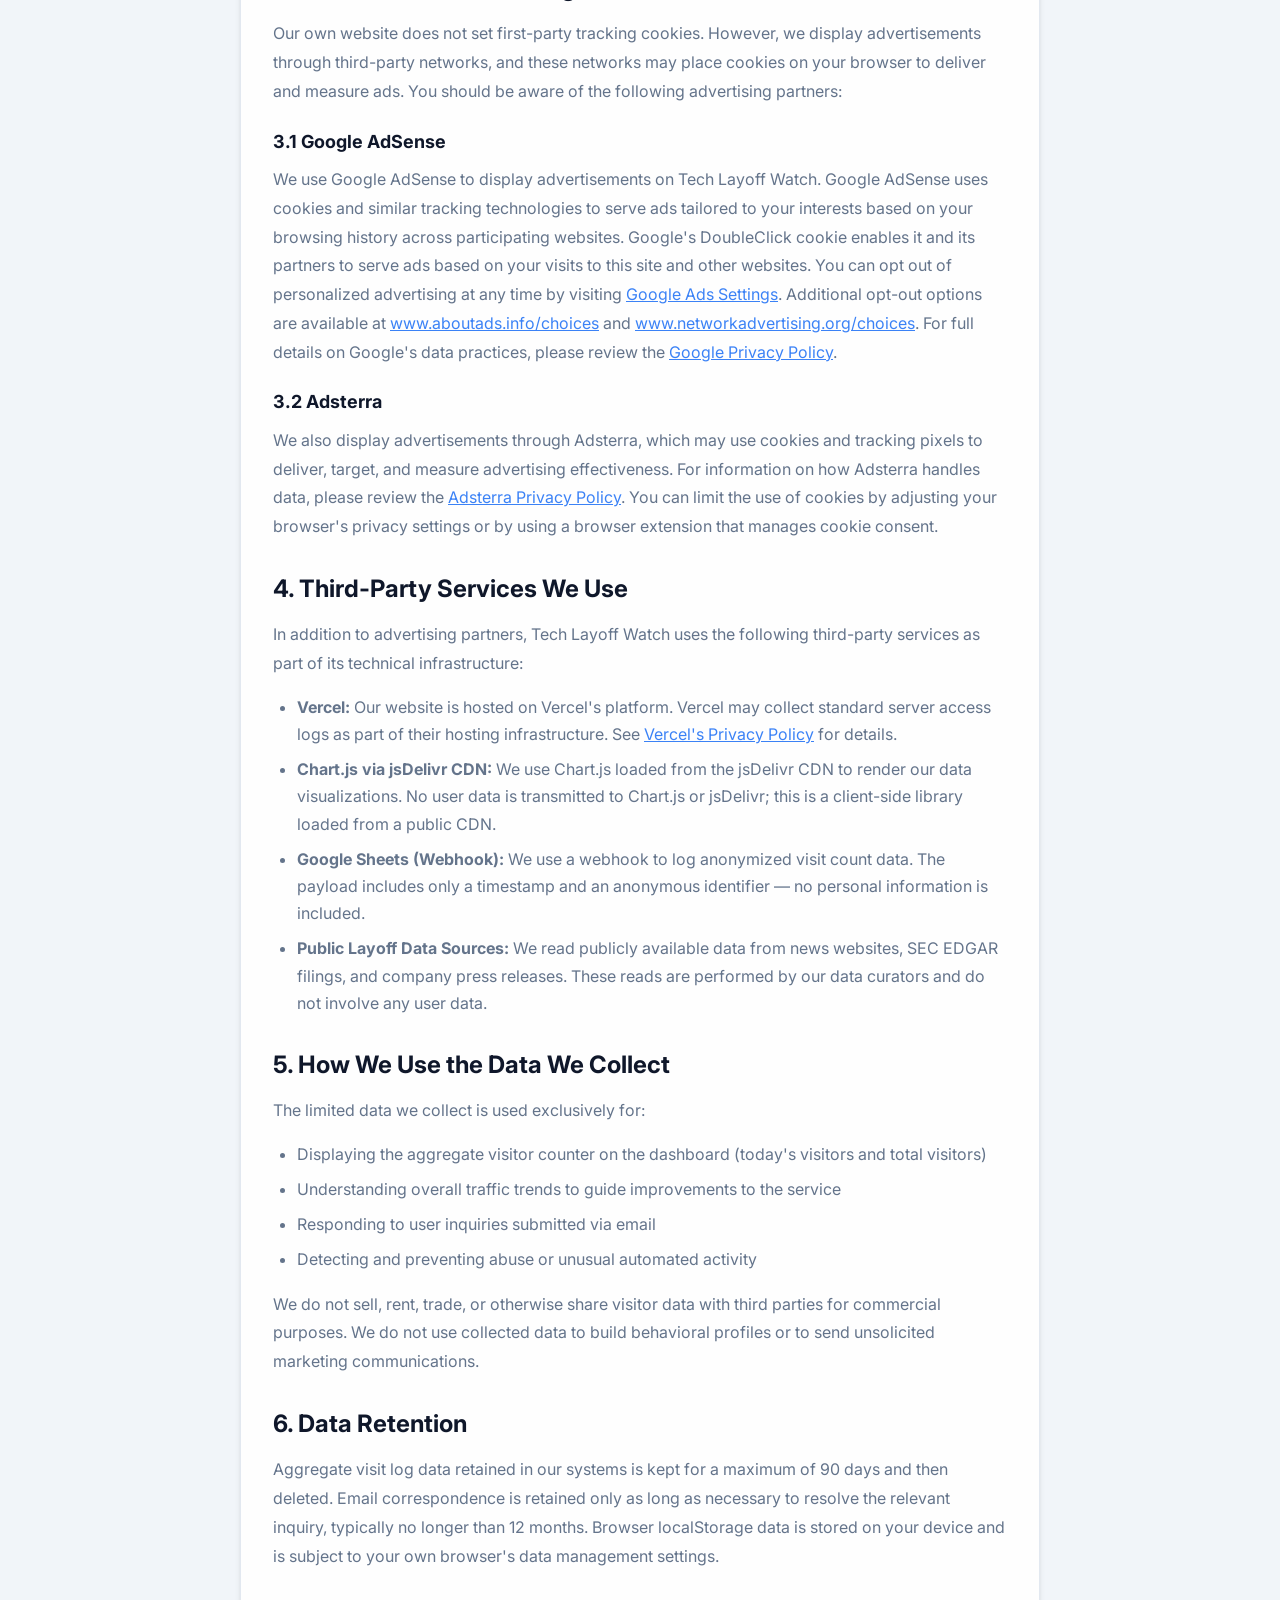
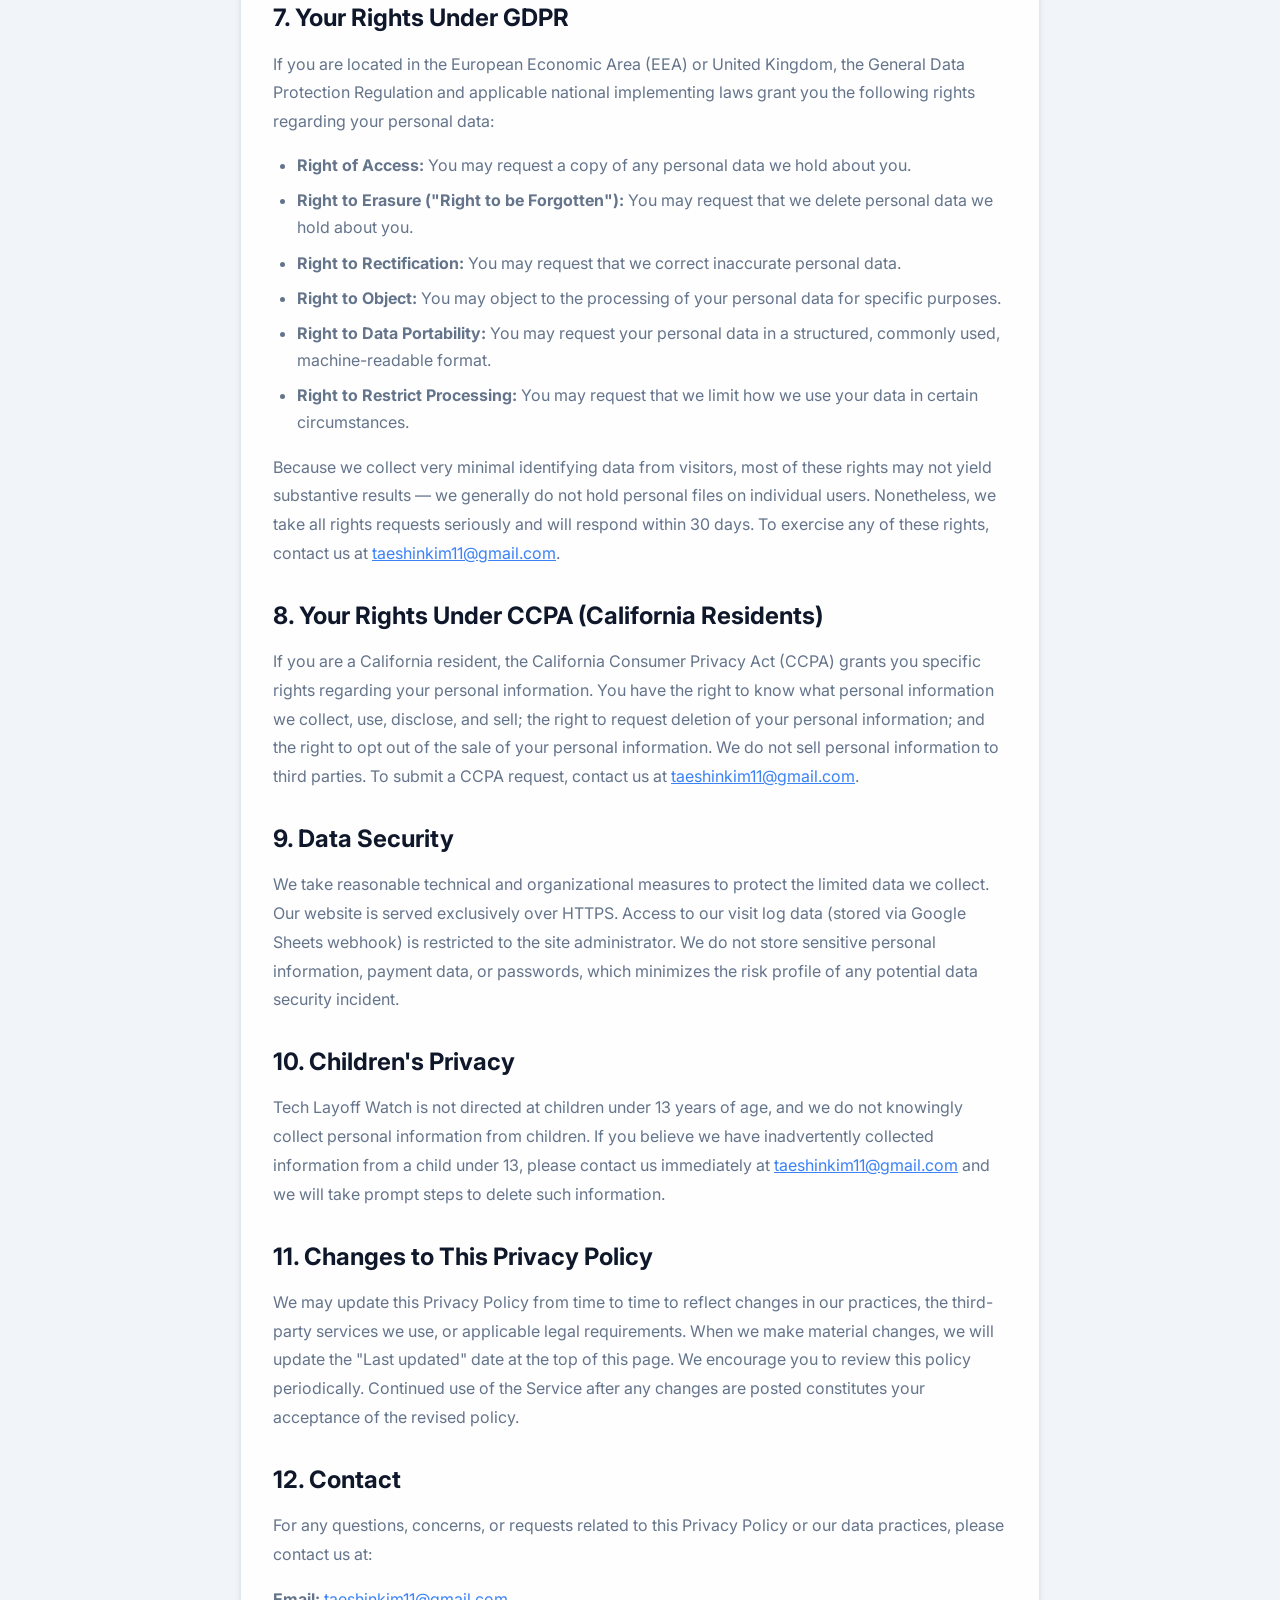
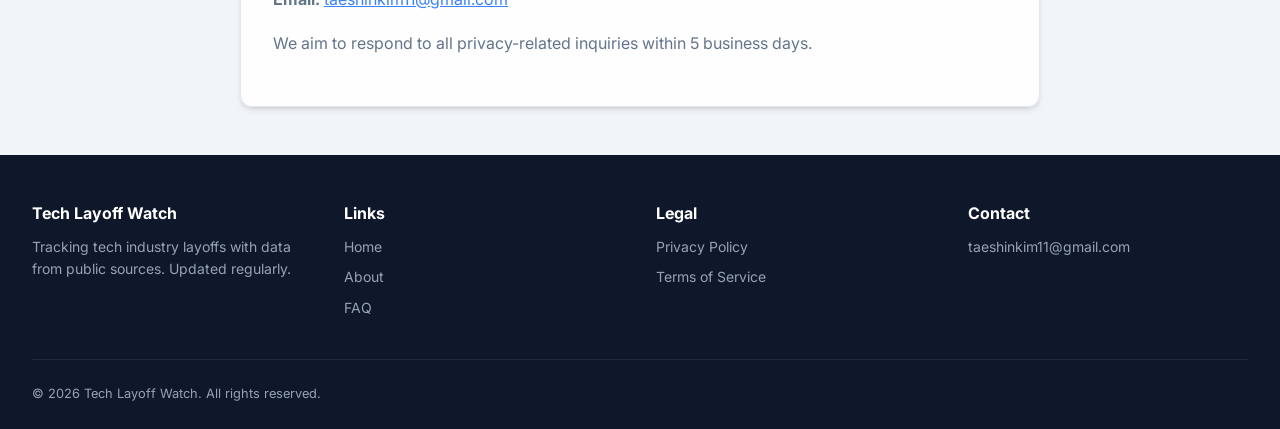
<file: privacy.html>
<!DOCTYPE html>
<html lang="en">
<head>
  <meta charset="UTF-8">
  <meta name="viewport" content="width=device-width, initial-scale=1.0">
  <title>Privacy Policy - Tech Layoff Watch</title>
  <meta name="description" content="Privacy Policy for Tech Layoff Watch. Learn how we handle your data, what cookies are used by Google AdSense and Adsterra, and your rights under GDPR and CCPA.">
  <link rel="canonical" href="https://tech-layoff-watch.vercel.app/privacy.html">
  <link rel="icon" type="image/svg+xml" href="data:image/svg+xml,<svg xmlns='http://www.w3.org/2000/svg' viewBox='0 0 100 100'><text y='.9em' font-size='90'>📉</text></svg>">
  <link rel="manifest" href="/manifest.json">
  <link rel="stylesheet" href="css/style.css">
</head>
<body>
  <nav class="navbar" role="navigation" aria-label="Main navigation">
    <div class="container">
      <a href="/" class="navbar-brand">
        <svg xmlns="http://www.w3.org/2000/svg" viewBox="0 0 24 24" fill="none" stroke="currentColor" stroke-width="2" stroke-linecap="round" stroke-linejoin="round"><polyline points="22 12 18 12 15 21 9 3 6 12 2 12"></polyline></svg>
        <span>Tech Layoff Watch</span>
      </a>
      <ul class="navbar-nav">
        <li><a href="/">Home</a></li>
        <li><a href="about.html">About</a></li>
        <li><a href="faq.html">FAQ</a></li>
      </ul>
    </div>
  </nav>

  <main class="container" role="main">
    <article class="page-content card">
      <h1>Privacy Policy</h1>
      <p><em>Last updated: April 2, 2026</em></p>

      <p>Tech Layoff Watch ("we," "us," or "our") is committed to protecting your privacy. This Privacy Policy describes what information we collect when you use our website at <a href="https://tech-layoff-watch.vercel.app">tech-layoff-watch.vercel.app</a>, how we use that information, which third-party services we work with, and what rights you have under applicable privacy laws including the General Data Protection Regulation (GDPR) and the California Consumer Privacy Act (CCPA). Please read this policy carefully before using the Service.</p>

      <h2>1. Information We Collect</h2>

      <h3>1.1 Automatically Collected Information</h3>
      <p>When you visit Tech Layoff Watch, our systems may automatically record the following non-personal information:</p>
      <ul>
        <li>The page URL visited and the timestamp of the visit</li>
        <li>Your browser's language preference and timezone</li>
        <li>Browser type and version (user agent string)</li>
        <li>A general geographic region inferred from your browser's timezone (not a precise location)</li>
      </ul>
      <p>This information is collected in aggregate and is not linked to any individual identity. We use it solely to display a visitor counter on the site and to understand general traffic patterns that inform service improvements.</p>

      <h3>1.2 Browser Local Storage</h3>
      <p>We use your browser's localStorage (not first-party cookies) to store your language preference and a local visitor count. This data lives entirely on your device. It is never transmitted to our servers and can be cleared at any time by clearing your browser's site data or localStorage for our domain.</p>

      <h3>1.3 Information You Voluntarily Provide</h3>
      <p>If you choose to contact us via email (for feedback, data corrections, or other inquiries), we will receive your email address and the content of your message. This information is used solely to respond to your inquiry. We do not add you to any mailing list or share your contact information with third parties.</p>

      <h2>2. Information We Do NOT Collect</h2>
      <p>To be transparent about our privacy practices, Tech Layoff Watch does not collect:</p>
      <ul>
        <li>Your name, phone number, postal address, or any personal identifiers beyond voluntary email contact</li>
        <li>Your IP address — we do not log or store IP addresses in our own systems</li>
        <li>Precise geolocation data</li>
        <li>Payment or financial information of any kind</li>
        <li>Biometric data, health information, or other sensitive personal data categories</li>
        <li>Any information from children under 13 years of age</li>
      </ul>

      <h2>3. Cookies and Advertising</h2>
      <p>Our own website does not set first-party tracking cookies. However, we display advertisements through third-party networks, and these networks may place cookies on your browser to deliver and measure ads. You should be aware of the following advertising partners:</p>

      <h3>3.1 Google AdSense</h3>
      <p>We use Google AdSense to display advertisements on Tech Layoff Watch. Google AdSense uses cookies and similar tracking technologies to serve ads tailored to your interests based on your browsing history across participating websites. Google's DoubleClick cookie enables it and its partners to serve ads based on your visits to this site and other websites. You can opt out of personalized advertising at any time by visiting <a href="https://www.google.com/settings/ads" target="_blank" rel="noopener">Google Ads Settings</a>. Additional opt-out options are available at <a href="https://www.aboutads.info/choices/" target="_blank" rel="noopener">www.aboutads.info/choices</a> and <a href="https://www.networkadvertising.org/choices/" target="_blank" rel="noopener">www.networkadvertising.org/choices</a>. For full details on Google's data practices, please review the <a href="https://policies.google.com/privacy" target="_blank" rel="noopener">Google Privacy Policy</a>.</p>

      <h3>3.2 Adsterra</h3>
      <p>We also display advertisements through Adsterra, which may use cookies and tracking pixels to deliver, target, and measure advertising effectiveness. For information on how Adsterra handles data, please review the <a href="https://www.adsterra.com/privacy-policy/" target="_blank" rel="noopener">Adsterra Privacy Policy</a>. You can limit the use of cookies by adjusting your browser's privacy settings or by using a browser extension that manages cookie consent.</p>

      <h2>4. Third-Party Services We Use</h2>
      <p>In addition to advertising partners, Tech Layoff Watch uses the following third-party services as part of its technical infrastructure:</p>
      <ul>
        <li><strong>Vercel:</strong> Our website is hosted on Vercel's platform. Vercel may collect standard server access logs as part of their hosting infrastructure. See <a href="https://vercel.com/legal/privacy-policy" target="_blank" rel="noopener">Vercel's Privacy Policy</a> for details.</li>
        <li><strong>Chart.js via jsDelivr CDN:</strong> We use Chart.js loaded from the jsDelivr CDN to render our data visualizations. No user data is transmitted to Chart.js or jsDelivr; this is a client-side library loaded from a public CDN.</li>
        <li><strong>Google Sheets (Webhook):</strong> We use a webhook to log anonymized visit count data. The payload includes only a timestamp and an anonymous identifier — no personal information is included.</li>
        <li><strong>Public Layoff Data Sources:</strong> We read publicly available data from news websites, SEC EDGAR filings, and company press releases. These reads are performed by our data curators and do not involve any user data.</li>
      </ul>

      <h2>5. How We Use the Data We Collect</h2>
      <p>The limited data we collect is used exclusively for:</p>
      <ul>
        <li>Displaying the aggregate visitor counter on the dashboard (today's visitors and total visitors)</li>
        <li>Understanding overall traffic trends to guide improvements to the service</li>
        <li>Responding to user inquiries submitted via email</li>
        <li>Detecting and preventing abuse or unusual automated activity</li>
      </ul>
      <p>We do not sell, rent, trade, or otherwise share visitor data with third parties for commercial purposes. We do not use collected data to build behavioral profiles or to send unsolicited marketing communications.</p>

      <h2>6. Data Retention</h2>
      <p>Aggregate visit log data retained in our systems is kept for a maximum of 90 days and then deleted. Email correspondence is retained only as long as necessary to resolve the relevant inquiry, typically no longer than 12 months. Browser localStorage data is stored on your device and is subject to your own browser's data management settings.</p>

      <h2>7. Your Rights Under GDPR</h2>
      <p>If you are located in the European Economic Area (EEA) or United Kingdom, the General Data Protection Regulation and applicable national implementing laws grant you the following rights regarding your personal data:</p>
      <ul>
        <li><strong>Right of Access:</strong> You may request a copy of any personal data we hold about you.</li>
        <li><strong>Right to Erasure ("Right to be Forgotten"):</strong> You may request that we delete personal data we hold about you.</li>
        <li><strong>Right to Rectification:</strong> You may request that we correct inaccurate personal data.</li>
        <li><strong>Right to Object:</strong> You may object to the processing of your personal data for specific purposes.</li>
        <li><strong>Right to Data Portability:</strong> You may request your personal data in a structured, commonly used, machine-readable format.</li>
        <li><strong>Right to Restrict Processing:</strong> You may request that we limit how we use your data in certain circumstances.</li>
      </ul>
      <p>Because we collect very minimal identifying data from visitors, most of these rights may not yield substantive results — we generally do not hold personal files on individual users. Nonetheless, we take all rights requests seriously and will respond within 30 days. To exercise any of these rights, contact us at <a href="mailto:taeshinkim11@gmail.com">taeshinkim11@gmail.com</a>.</p>

      <h2>8. Your Rights Under CCPA (California Residents)</h2>
      <p>If you are a California resident, the California Consumer Privacy Act (CCPA) grants you specific rights regarding your personal information. You have the right to know what personal information we collect, use, disclose, and sell; the right to request deletion of your personal information; and the right to opt out of the sale of your personal information. We do not sell personal information to third parties. To submit a CCPA request, contact us at <a href="mailto:taeshinkim11@gmail.com">taeshinkim11@gmail.com</a>.</p>

      <h2>9. Data Security</h2>
      <p>We take reasonable technical and organizational measures to protect the limited data we collect. Our website is served exclusively over HTTPS. Access to our visit log data (stored via Google Sheets webhook) is restricted to the site administrator. We do not store sensitive personal information, payment data, or passwords, which minimizes the risk profile of any potential data security incident.</p>

      <h2>10. Children's Privacy</h2>
      <p>Tech Layoff Watch is not directed at children under 13 years of age, and we do not knowingly collect personal information from children. If you believe we have inadvertently collected information from a child under 13, please contact us immediately at <a href="mailto:taeshinkim11@gmail.com">taeshinkim11@gmail.com</a> and we will take prompt steps to delete such information.</p>

      <h2>11. Changes to This Privacy Policy</h2>
      <p>We may update this Privacy Policy from time to time to reflect changes in our practices, the third-party services we use, or applicable legal requirements. When we make material changes, we will update the "Last updated" date at the top of this page. We encourage you to review this policy periodically. Continued use of the Service after any changes are posted constitutes your acceptance of the revised policy.</p>

      <h2>12. Contact</h2>
      <p>For any questions, concerns, or requests related to this Privacy Policy or our data practices, please contact us at:</p>
      <p><strong>Email:</strong> <a href="mailto:taeshinkim11@gmail.com">taeshinkim11@gmail.com</a></p>
      <p>We aim to respond to all privacy-related inquiries within 5 business days.</p>
    </article>
  </main>

  <footer class="site-footer" role="contentinfo">
    <div class="container">
      <div class="footer-grid">
        <div class="footer-section">
          <h3>Tech Layoff Watch</h3>
          <p style="font-size:0.875rem;">Tracking tech industry layoffs with data from public sources. Updated regularly.</p>
        </div>
        <div class="footer-section">
          <h3>Links</h3>
          <a href="/">Home</a>
          <a href="about.html">About</a>
          <a href="faq.html">FAQ</a>
        </div>
        <div class="footer-section">
          <h3>Legal</h3>
          <a href="privacy.html">Privacy Policy</a>
          <a href="terms.html">Terms of Service</a>
        </div>
        <div class="footer-section">
          <h3>Contact</h3>
          <a href="mailto:taeshinkim11@gmail.com">taeshinkim11@gmail.com</a>
        </div>
      </div>
      <div class="footer-bottom">
        <p>&copy; 2026 Tech Layoff Watch. All rights reserved.</p>
      </div>
    </div>
  </footer>
</body>
</html>
</file>
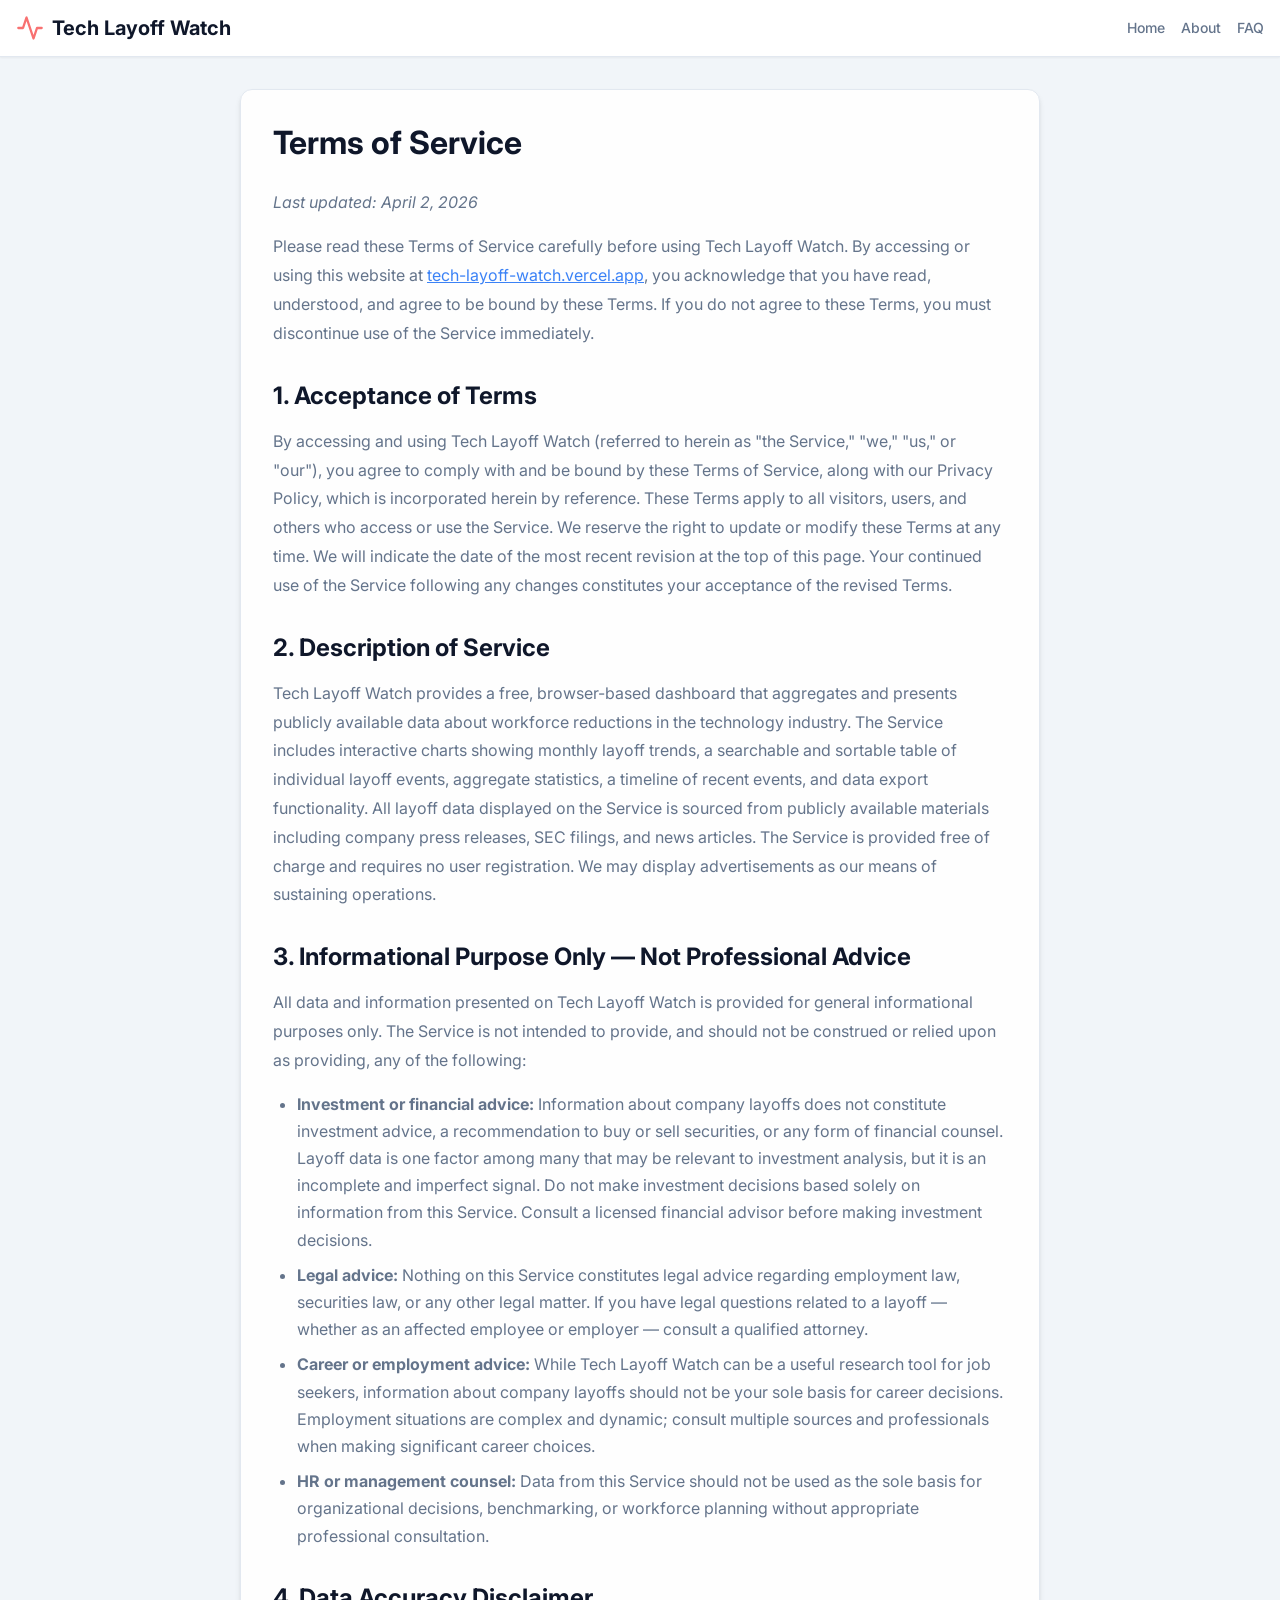
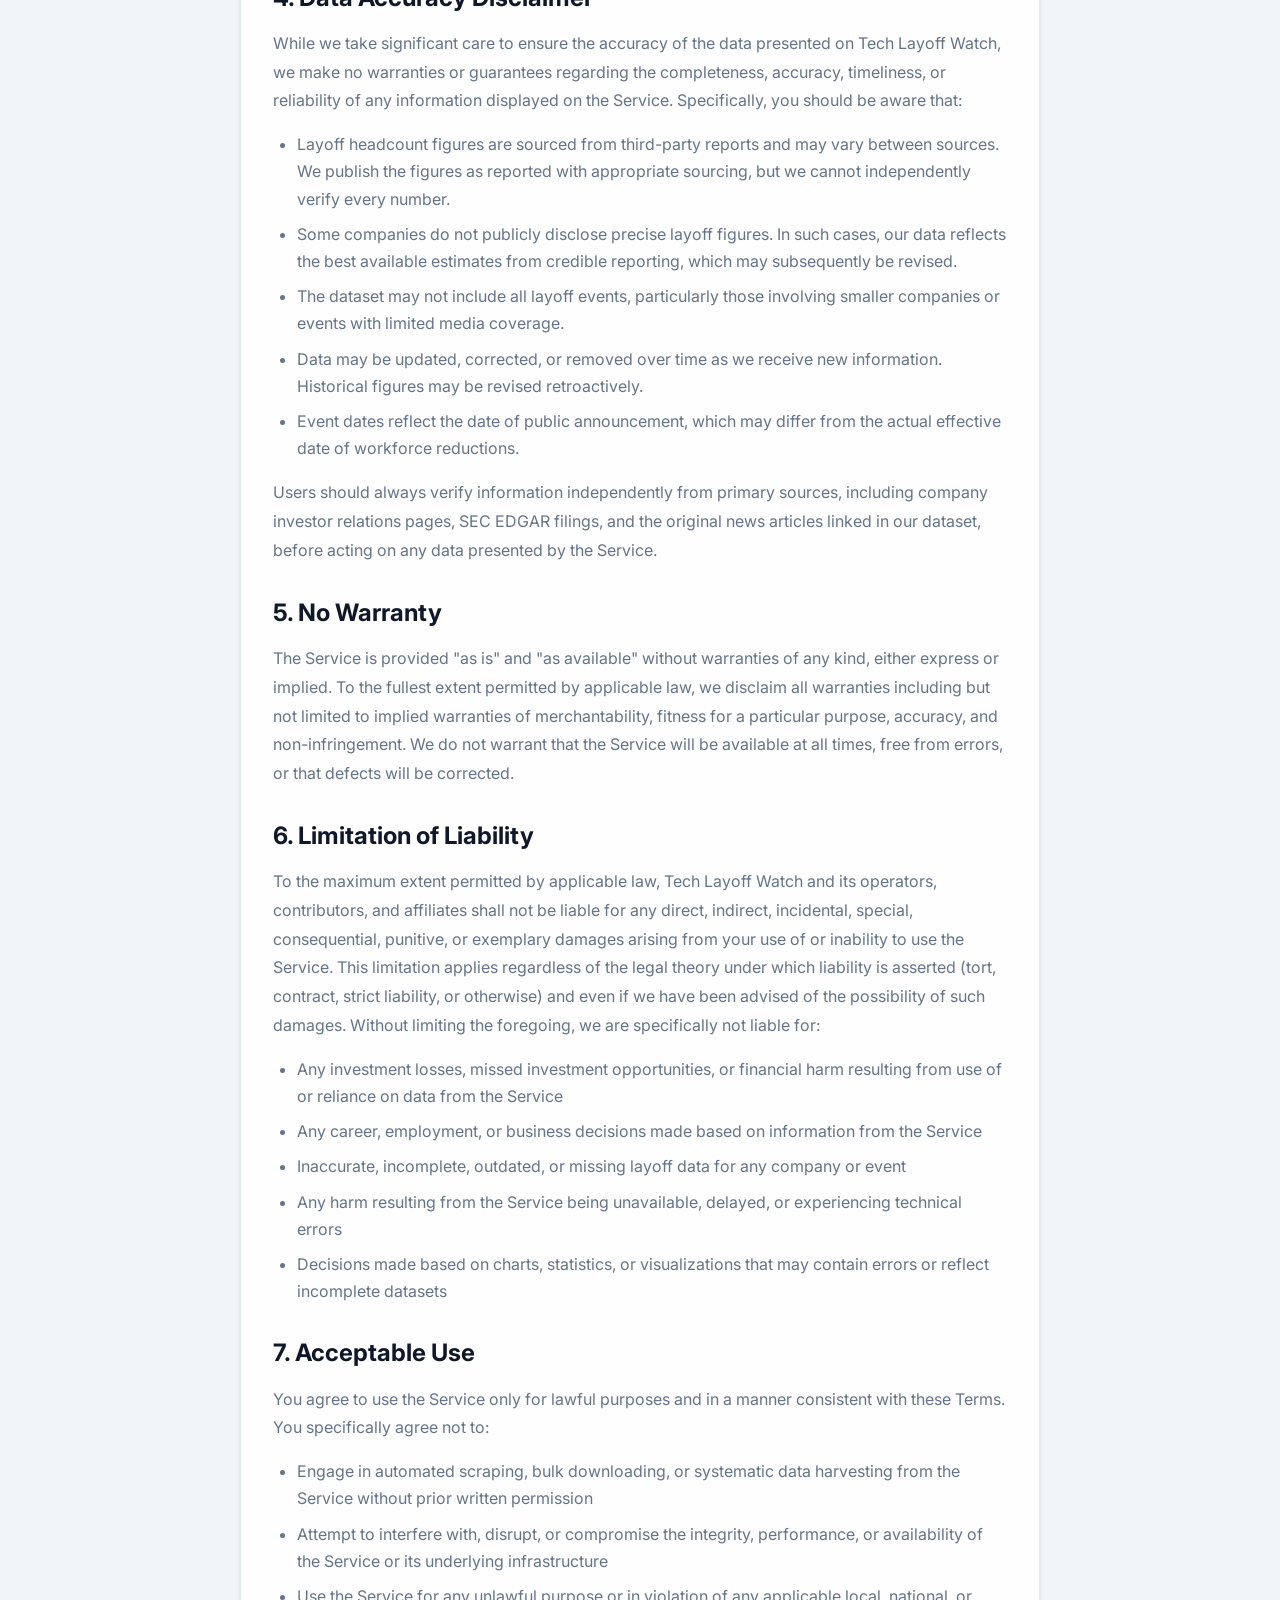
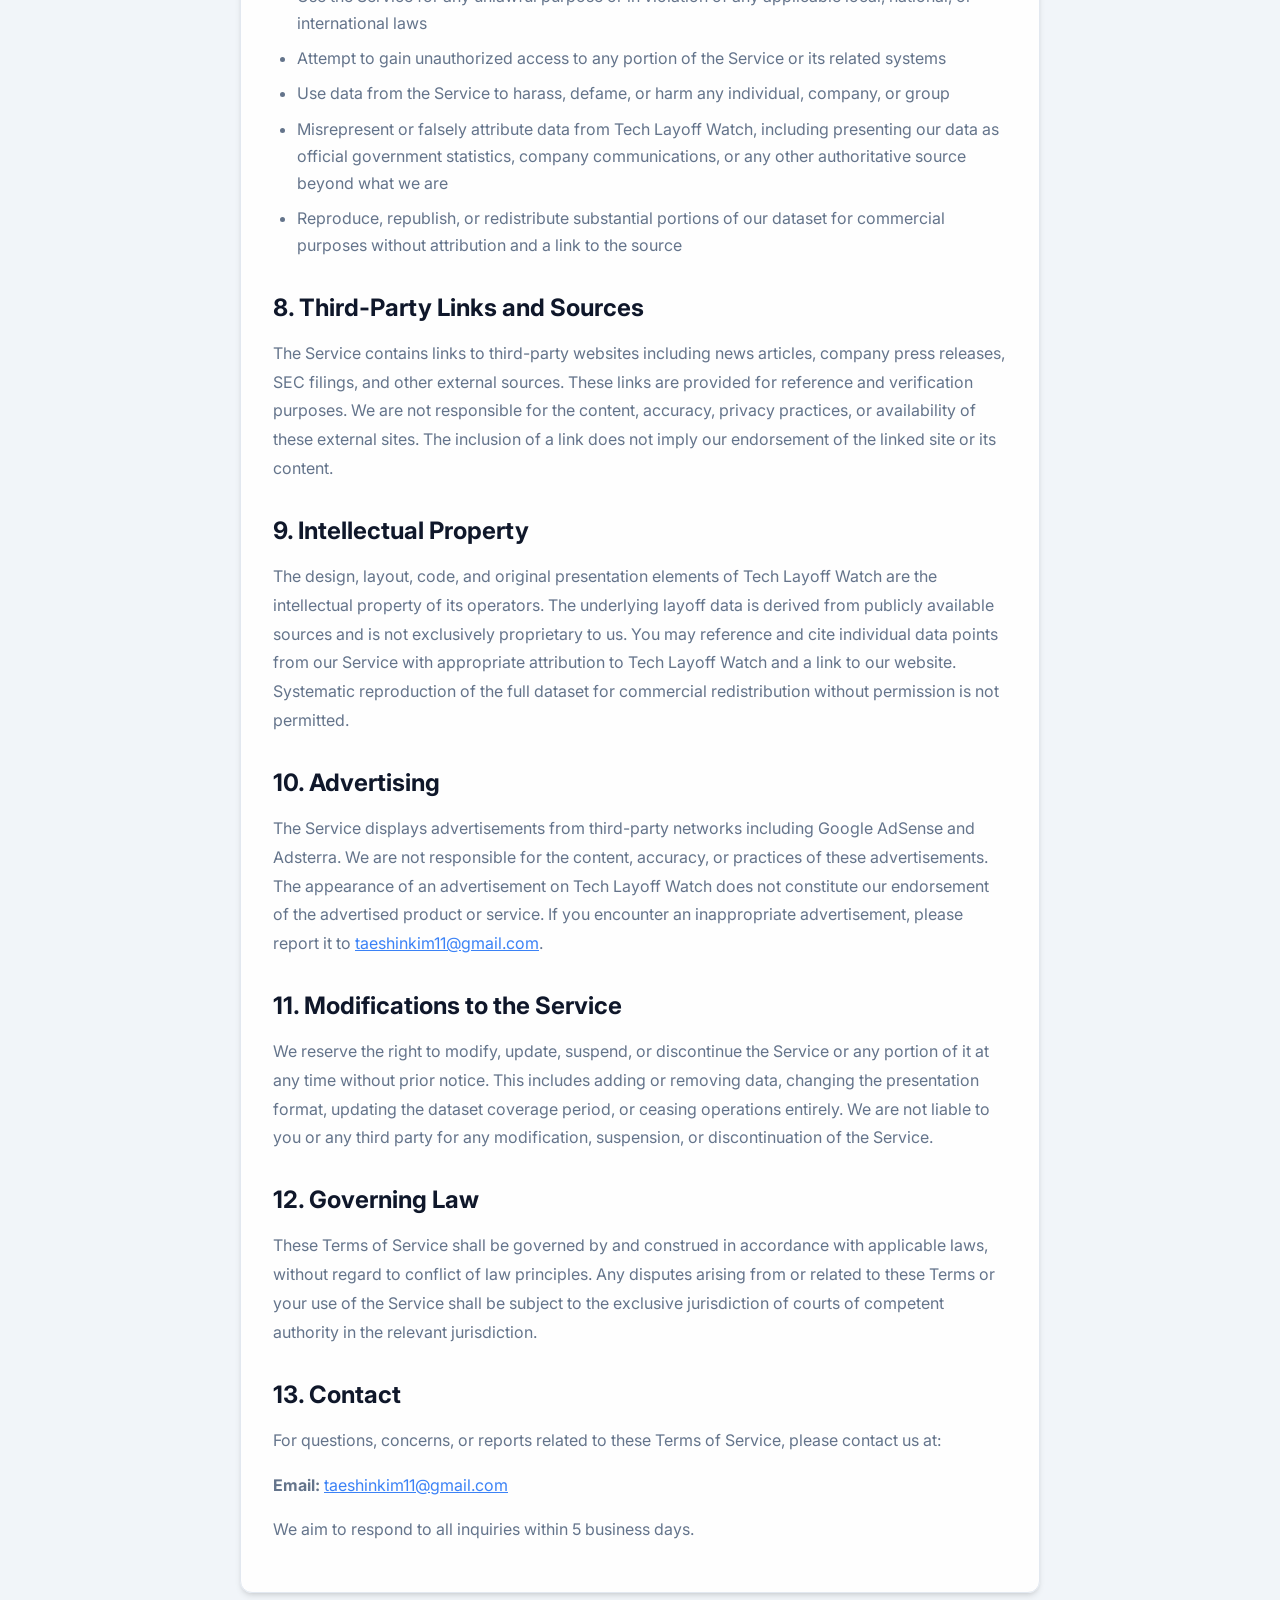
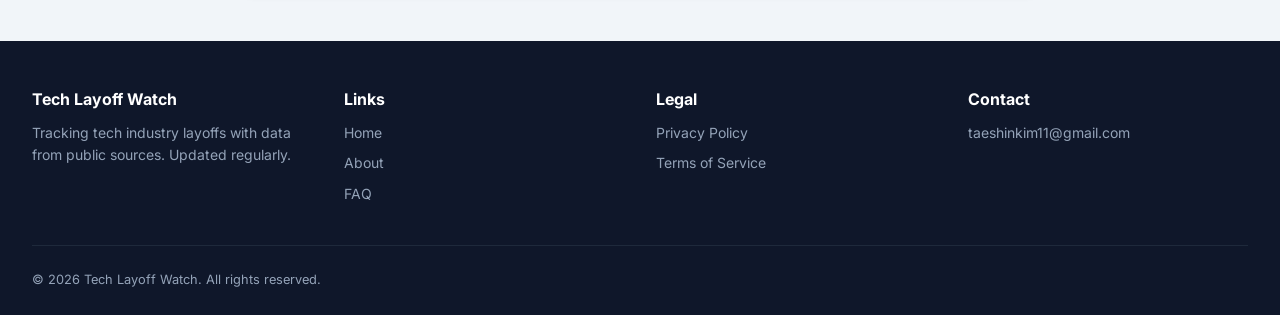
<file: terms.html>
<!DOCTYPE html>
<html lang="en">
<head>
  <meta charset="UTF-8">
  <meta name="viewport" content="width=device-width, initial-scale=1.0">
  <title>Terms of Service - Tech Layoff Watch</title>
  <meta name="description" content="Terms of Service for Tech Layoff Watch. Understand data accuracy disclaimers, informational-only disclaimer, limitation of liability, and acceptable use policy for our layoff tracking service.">
  <link rel="canonical" href="https://tech-layoff-watch.vercel.app/terms.html">
  <link rel="icon" type="image/svg+xml" href="data:image/svg+xml,<svg xmlns='http://www.w3.org/2000/svg' viewBox='0 0 100 100'><text y='.9em' font-size='90'>📉</text></svg>">
  <link rel="manifest" href="/manifest.json">
  <link rel="stylesheet" href="css/style.css">
</head>
<body>
  <nav class="navbar" role="navigation" aria-label="Main navigation">
    <div class="container">
      <a href="/" class="navbar-brand">
        <svg xmlns="http://www.w3.org/2000/svg" viewBox="0 0 24 24" fill="none" stroke="currentColor" stroke-width="2" stroke-linecap="round" stroke-linejoin="round"><polyline points="22 12 18 12 15 21 9 3 6 12 2 12"></polyline></svg>
        <span>Tech Layoff Watch</span>
      </a>
      <ul class="navbar-nav">
        <li><a href="/">Home</a></li>
        <li><a href="about.html">About</a></li>
        <li><a href="faq.html">FAQ</a></li>
      </ul>
    </div>
  </nav>

  <main class="container" role="main">
    <article class="page-content card">
      <h1>Terms of Service</h1>
      <p><em>Last updated: April 2, 2026</em></p>

      <p>Please read these Terms of Service carefully before using Tech Layoff Watch. By accessing or using this website at <a href="https://tech-layoff-watch.vercel.app">tech-layoff-watch.vercel.app</a>, you acknowledge that you have read, understood, and agree to be bound by these Terms. If you do not agree to these Terms, you must discontinue use of the Service immediately.</p>

      <h2>1. Acceptance of Terms</h2>
      <p>By accessing and using Tech Layoff Watch (referred to herein as "the Service," "we," "us," or "our"), you agree to comply with and be bound by these Terms of Service, along with our Privacy Policy, which is incorporated herein by reference. These Terms apply to all visitors, users, and others who access or use the Service. We reserve the right to update or modify these Terms at any time. We will indicate the date of the most recent revision at the top of this page. Your continued use of the Service following any changes constitutes your acceptance of the revised Terms.</p>

      <h2>2. Description of Service</h2>
      <p>Tech Layoff Watch provides a free, browser-based dashboard that aggregates and presents publicly available data about workforce reductions in the technology industry. The Service includes interactive charts showing monthly layoff trends, a searchable and sortable table of individual layoff events, aggregate statistics, a timeline of recent events, and data export functionality. All layoff data displayed on the Service is sourced from publicly available materials including company press releases, SEC filings, and news articles. The Service is provided free of charge and requires no user registration. We may display advertisements as our means of sustaining operations.</p>

      <h2>3. Informational Purpose Only — Not Professional Advice</h2>
      <p>All data and information presented on Tech Layoff Watch is provided for general informational purposes only. The Service is not intended to provide, and should not be construed or relied upon as providing, any of the following:</p>
      <ul>
        <li><strong>Investment or financial advice:</strong> Information about company layoffs does not constitute investment advice, a recommendation to buy or sell securities, or any form of financial counsel. Layoff data is one factor among many that may be relevant to investment analysis, but it is an incomplete and imperfect signal. Do not make investment decisions based solely on information from this Service. Consult a licensed financial advisor before making investment decisions.</li>
        <li><strong>Legal advice:</strong> Nothing on this Service constitutes legal advice regarding employment law, securities law, or any other legal matter. If you have legal questions related to a layoff — whether as an affected employee or employer — consult a qualified attorney.</li>
        <li><strong>Career or employment advice:</strong> While Tech Layoff Watch can be a useful research tool for job seekers, information about company layoffs should not be your sole basis for career decisions. Employment situations are complex and dynamic; consult multiple sources and professionals when making significant career choices.</li>
        <li><strong>HR or management counsel:</strong> Data from this Service should not be used as the sole basis for organizational decisions, benchmarking, or workforce planning without appropriate professional consultation.</li>
      </ul>

      <h2>4. Data Accuracy Disclaimer</h2>
      <p>While we take significant care to ensure the accuracy of the data presented on Tech Layoff Watch, we make no warranties or guarantees regarding the completeness, accuracy, timeliness, or reliability of any information displayed on the Service. Specifically, you should be aware that:</p>
      <ul>
        <li>Layoff headcount figures are sourced from third-party reports and may vary between sources. We publish the figures as reported with appropriate sourcing, but we cannot independently verify every number.</li>
        <li>Some companies do not publicly disclose precise layoff figures. In such cases, our data reflects the best available estimates from credible reporting, which may subsequently be revised.</li>
        <li>The dataset may not include all layoff events, particularly those involving smaller companies or events with limited media coverage.</li>
        <li>Data may be updated, corrected, or removed over time as we receive new information. Historical figures may be revised retroactively.</li>
        <li>Event dates reflect the date of public announcement, which may differ from the actual effective date of workforce reductions.</li>
      </ul>
      <p>Users should always verify information independently from primary sources, including company investor relations pages, SEC EDGAR filings, and the original news articles linked in our dataset, before acting on any data presented by the Service.</p>

      <h2>5. No Warranty</h2>
      <p>The Service is provided "as is" and "as available" without warranties of any kind, either express or implied. To the fullest extent permitted by applicable law, we disclaim all warranties including but not limited to implied warranties of merchantability, fitness for a particular purpose, accuracy, and non-infringement. We do not warrant that the Service will be available at all times, free from errors, or that defects will be corrected.</p>

      <h2>6. Limitation of Liability</h2>
      <p>To the maximum extent permitted by applicable law, Tech Layoff Watch and its operators, contributors, and affiliates shall not be liable for any direct, indirect, incidental, special, consequential, punitive, or exemplary damages arising from your use of or inability to use the Service. This limitation applies regardless of the legal theory under which liability is asserted (tort, contract, strict liability, or otherwise) and even if we have been advised of the possibility of such damages. Without limiting the foregoing, we are specifically not liable for:</p>
      <ul>
        <li>Any investment losses, missed investment opportunities, or financial harm resulting from use of or reliance on data from the Service</li>
        <li>Any career, employment, or business decisions made based on information from the Service</li>
        <li>Inaccurate, incomplete, outdated, or missing layoff data for any company or event</li>
        <li>Any harm resulting from the Service being unavailable, delayed, or experiencing technical errors</li>
        <li>Decisions made based on charts, statistics, or visualizations that may contain errors or reflect incomplete datasets</li>
      </ul>

      <h2>7. Acceptable Use</h2>
      <p>You agree to use the Service only for lawful purposes and in a manner consistent with these Terms. You specifically agree not to:</p>
      <ul>
        <li>Engage in automated scraping, bulk downloading, or systematic data harvesting from the Service without prior written permission</li>
        <li>Attempt to interfere with, disrupt, or compromise the integrity, performance, or availability of the Service or its underlying infrastructure</li>
        <li>Use the Service for any unlawful purpose or in violation of any applicable local, national, or international laws</li>
        <li>Attempt to gain unauthorized access to any portion of the Service or its related systems</li>
        <li>Use data from the Service to harass, defame, or harm any individual, company, or group</li>
        <li>Misrepresent or falsely attribute data from Tech Layoff Watch, including presenting our data as official government statistics, company communications, or any other authoritative source beyond what we are</li>
        <li>Reproduce, republish, or redistribute substantial portions of our dataset for commercial purposes without attribution and a link to the source</li>
      </ul>

      <h2>8. Third-Party Links and Sources</h2>
      <p>The Service contains links to third-party websites including news articles, company press releases, SEC filings, and other external sources. These links are provided for reference and verification purposes. We are not responsible for the content, accuracy, privacy practices, or availability of these external sites. The inclusion of a link does not imply our endorsement of the linked site or its content.</p>

      <h2>9. Intellectual Property</h2>
      <p>The design, layout, code, and original presentation elements of Tech Layoff Watch are the intellectual property of its operators. The underlying layoff data is derived from publicly available sources and is not exclusively proprietary to us. You may reference and cite individual data points from our Service with appropriate attribution to Tech Layoff Watch and a link to our website. Systematic reproduction of the full dataset for commercial redistribution without permission is not permitted.</p>

      <h2>10. Advertising</h2>
      <p>The Service displays advertisements from third-party networks including Google AdSense and Adsterra. We are not responsible for the content, accuracy, or practices of these advertisements. The appearance of an advertisement on Tech Layoff Watch does not constitute our endorsement of the advertised product or service. If you encounter an inappropriate advertisement, please report it to <a href="mailto:taeshinkim11@gmail.com">taeshinkim11@gmail.com</a>.</p>

      <h2>11. Modifications to the Service</h2>
      <p>We reserve the right to modify, update, suspend, or discontinue the Service or any portion of it at any time without prior notice. This includes adding or removing data, changing the presentation format, updating the dataset coverage period, or ceasing operations entirely. We are not liable to you or any third party for any modification, suspension, or discontinuation of the Service.</p>

      <h2>12. Governing Law</h2>
      <p>These Terms of Service shall be governed by and construed in accordance with applicable laws, without regard to conflict of law principles. Any disputes arising from or related to these Terms or your use of the Service shall be subject to the exclusive jurisdiction of courts of competent authority in the relevant jurisdiction.</p>

      <h2>13. Contact</h2>
      <p>For questions, concerns, or reports related to these Terms of Service, please contact us at:</p>
      <p><strong>Email:</strong> <a href="mailto:taeshinkim11@gmail.com">taeshinkim11@gmail.com</a></p>
      <p>We aim to respond to all inquiries within 5 business days.</p>
    </article>
  </main>

  <footer class="site-footer" role="contentinfo">
    <div class="container">
      <div class="footer-grid">
        <div class="footer-section">
          <h3>Tech Layoff Watch</h3>
          <p style="font-size:0.875rem;">Tracking tech industry layoffs with data from public sources. Updated regularly.</p>
        </div>
        <div class="footer-section">
          <h3>Links</h3>
          <a href="/">Home</a>
          <a href="about.html">About</a>
          <a href="faq.html">FAQ</a>
        </div>
        <div class="footer-section">
          <h3>Legal</h3>
          <a href="privacy.html">Privacy Policy</a>
          <a href="terms.html">Terms of Service</a>
        </div>
        <div class="footer-section">
          <h3>Contact</h3>
          <a href="mailto:taeshinkim11@gmail.com">taeshinkim11@gmail.com</a>
        </div>
      </div>
      <div class="footer-bottom">
        <p>&copy; 2026 Tech Layoff Watch. All rights reserved.</p>
      </div>
    </div>
  </footer>
</body>
</html>
</file>
<file: css/style.css>
/* Tech Layoff Watch - Custom Styles */
@import url('https://fonts.googleapis.com/css2?family=Inter:wght@400;500;600;700&family=JetBrains+Mono:wght@400;500&display=swap');

:root {
  --bg-primary: #F1F5F9;
  --bg-card: rgba(255, 255, 255, 0.9);
  --bg-dark: #0F172A;
  --text-primary: #0F172A;
  --text-secondary: #64748B;
  --accent-danger: #F87171;
  --accent-positive: #2DD4BF;
  --accent-primary: #3B82F6;
  --accent-warning: #FBBF24;
  --chart-bar: #FB7185;
  --chart-line: #60A5FA;
  --table-header: #F1F5F9;
  --table-hover: #EFF6FF;
  --border-color: #E2E8F0;
  --shadow-sm: 0 1px 2px 0 rgba(0,0,0,0.05);
  --shadow-md: 0 4px 6px -1px rgba(0,0,0,0.1), 0 2px 4px -2px rgba(0,0,0,0.1);
  --shadow-lg: 0 10px 15px -3px rgba(0,0,0,0.1), 0 4px 6px -4px rgba(0,0,0,0.1);
  --radius: 12px;
  --radius-sm: 8px;
}

* {
  margin: 0;
  padding: 0;
  box-sizing: border-box;
}

html {
  scroll-behavior: smooth;
}

body {
  font-family: 'Inter', -apple-system, BlinkMacSystemFont, 'Segoe UI', sans-serif;
  background-color: var(--bg-primary);
  color: var(--text-primary);
  line-height: 1.6;
  min-height: 100vh;
}

/* Typography */
h1, h2, h3, h4, h5, h6 {
  font-weight: 700;
  line-height: 1.3;
}

.font-mono {
  font-family: 'JetBrains Mono', monospace;
}

/* Layout */
.container {
  max-width: 1280px;
  margin: 0 auto;
  padding: 0 1rem;
}

/* Navigation */
.navbar {
  background: white;
  border-bottom: 1px solid var(--border-color);
  position: sticky;
  top: 0;
  z-index: 100;
  box-shadow: var(--shadow-sm);
}

.navbar .container {
  display: flex;
  align-items: center;
  justify-content: space-between;
  padding: 0.75rem 1rem;
  flex-wrap: wrap;
  gap: 0.5rem;
}

.navbar-brand {
  display: flex;
  align-items: center;
  gap: 0.5rem;
  text-decoration: none;
  color: var(--text-primary);
  font-weight: 700;
  font-size: 1.25rem;
}

.navbar-brand svg {
  width: 28px;
  height: 28px;
  color: var(--accent-danger);
}

.navbar-nav {
  display: flex;
  align-items: center;
  gap: 1rem;
  list-style: none;
  flex-wrap: wrap;
}

.navbar-nav a {
  color: var(--text-secondary);
  text-decoration: none;
  font-size: 0.875rem;
  font-weight: 500;
  transition: color 0.2s;
}

.navbar-nav a:hover {
  color: var(--accent-primary);
}

.nav-controls {
  display: flex;
  align-items: center;
  gap: 0.75rem;
}

/* Language Selector */
.lang-selector {
  padding: 0.375rem 0.75rem;
  border: 1px solid var(--border-color);
  border-radius: var(--radius-sm);
  font-size: 0.8rem;
  background: white;
  color: var(--text-primary);
  cursor: pointer;
}

/* Cards */
.card {
  background: var(--bg-card);
  border-radius: var(--radius);
  box-shadow: var(--shadow-md);
  padding: 1.5rem;
  border: 1px solid var(--border-color);
  transition: box-shadow 0.2s;
}

.card:hover {
  box-shadow: var(--shadow-lg);
}

/* Stats Cards */
.stats-grid {
  display: grid;
  grid-template-columns: repeat(auto-fit, minmax(200px, 1fr));
  gap: 1rem;
  margin-bottom: 2rem;
}

.stat-card {
  text-align: center;
  padding: 1.25rem;
}

.stat-card .stat-value {
  font-size: 2rem;
  font-weight: 700;
  font-family: 'JetBrains Mono', monospace;
  color: var(--accent-danger);
  display: block;
  margin-bottom: 0.25rem;
}

.stat-card .stat-label {
  font-size: 0.875rem;
  color: var(--text-secondary);
  font-weight: 500;
}

.stat-card.accent-blue .stat-value { color: var(--accent-primary); }
.stat-card.accent-teal .stat-value { color: var(--accent-positive); }
.stat-card.accent-amber .stat-value { color: var(--accent-warning); }

/* Hero / Total Counter */
.hero-counter {
  text-align: center;
  padding: 3rem 1rem;
  margin-bottom: 2rem;
}

.hero-counter h1 {
  font-size: 1.5rem;
  color: var(--text-secondary);
  margin-bottom: 0.5rem;
  font-weight: 500;
}

.hero-counter .total-number {
  font-size: 4rem;
  font-weight: 700;
  font-family: 'JetBrains Mono', monospace;
  color: var(--accent-danger);
  line-height: 1;
  margin-bottom: 0.5rem;
}

.hero-counter .hero-subtitle {
  font-size: 1rem;
  color: var(--text-secondary);
}

/* Filters Bar */
.filters-bar {
  display: flex;
  flex-wrap: wrap;
  gap: 0.75rem;
  align-items: center;
  margin-bottom: 1.5rem;
  padding: 1rem;
  background: white;
  border-radius: var(--radius);
  box-shadow: var(--shadow-sm);
  border: 1px solid var(--border-color);
}

.filters-bar label {
  font-size: 0.875rem;
  font-weight: 600;
  color: var(--text-primary);
}

.search-input {
  flex: 1;
  min-width: 200px;
  padding: 0.5rem 1rem;
  border: 1px solid var(--border-color);
  border-radius: var(--radius-sm);
  font-size: 0.875rem;
  font-family: 'Inter', sans-serif;
  transition: border-color 0.2s;
}

.search-input:focus {
  outline: none;
  border-color: var(--accent-primary);
  box-shadow: 0 0 0 3px rgba(59, 130, 246, 0.1);
}

.year-btn {
  padding: 0.5rem 1rem;
  border: 1px solid var(--border-color);
  border-radius: var(--radius-sm);
  background: white;
  color: var(--text-secondary);
  font-size: 0.875rem;
  font-weight: 500;
  cursor: pointer;
  transition: all 0.2s;
}

.year-btn:hover {
  border-color: var(--accent-primary);
  color: var(--accent-primary);
}

.year-btn.active {
  background: var(--accent-primary);
  color: white;
  border-color: var(--accent-primary);
}

/* Charts Section */
.charts-grid {
  display: grid;
  grid-template-columns: 2fr 1fr;
  gap: 1.5rem;
  margin-bottom: 2rem;
}

.chart-card {
  padding: 1.5rem;
}

.chart-card h2 {
  font-size: 1.125rem;
  margin-bottom: 1rem;
  color: var(--text-primary);
}

.chart-container {
  position: relative;
  width: 100%;
  height: 350px;
}

.chart-container canvas {
  width: 100% !important;
  height: 100% !important;
}

/* Table */
.table-card {
  overflow: hidden;
}

.table-header {
  display: flex;
  justify-content: space-between;
  align-items: center;
  margin-bottom: 1rem;
  flex-wrap: wrap;
  gap: 0.5rem;
}

.table-header h2 {
  font-size: 1.125rem;
}

.table-actions {
  display: flex;
  gap: 0.5rem;
}

.btn {
  padding: 0.5rem 1rem;
  border-radius: var(--radius-sm);
  font-size: 0.8rem;
  font-weight: 500;
  cursor: pointer;
  border: 1px solid var(--border-color);
  background: white;
  color: var(--text-primary);
  transition: all 0.2s;
  text-decoration: none;
  display: inline-flex;
  align-items: center;
  gap: 0.35rem;
}

.btn:hover {
  background: var(--table-hover);
  border-color: var(--accent-primary);
}

.btn-primary {
  background: var(--accent-primary);
  color: white;
  border-color: var(--accent-primary);
}

.btn-primary:hover {
  background: #2563EB;
}

.btn-danger {
  background: var(--accent-danger);
  color: white;
  border-color: var(--accent-danger);
}

.data-table {
  width: 100%;
  border-collapse: collapse;
  font-size: 0.875rem;
}

.data-table thead {
  background: var(--table-header);
}

.data-table th {
  padding: 0.75rem 1rem;
  text-align: left;
  font-weight: 600;
  color: var(--text-secondary);
  font-size: 0.8rem;
  text-transform: uppercase;
  letter-spacing: 0.05em;
  border-bottom: 2px solid var(--border-color);
  cursor: pointer;
  user-select: none;
  white-space: nowrap;
}

.data-table th:hover {
  color: var(--accent-primary);
}

.data-table th .sort-icon {
  margin-left: 0.25rem;
  opacity: 0.4;
}

.data-table th.sorted .sort-icon {
  opacity: 1;
  color: var(--accent-primary);
}

.data-table td {
  padding: 0.75rem 1rem;
  border-bottom: 1px solid var(--border-color);
  vertical-align: middle;
}

.data-table tbody tr {
  transition: background 0.15s;
}

.data-table tbody tr:hover {
  background: var(--table-hover);
}

.company-name {
  font-weight: 600;
  color: var(--text-primary);
}

.headcount-cell {
  font-family: 'JetBrains Mono', monospace;
  font-weight: 600;
  color: var(--accent-danger);
}

.industry-badge {
  display: inline-block;
  padding: 0.2rem 0.6rem;
  border-radius: 999px;
  font-size: 0.75rem;
  font-weight: 500;
  background: #F1F5F9;
  color: var(--text-secondary);
}

.source-link {
  color: var(--accent-primary);
  text-decoration: none;
  font-size: 0.8rem;
}

.source-link:hover {
  text-decoration: underline;
}

/* Pagination */
.pagination {
  display: flex;
  justify-content: center;
  align-items: center;
  gap: 0.5rem;
  margin-top: 1.5rem;
  padding-top: 1rem;
  border-top: 1px solid var(--border-color);
}

.page-btn {
  padding: 0.4rem 0.8rem;
  border: 1px solid var(--border-color);
  border-radius: var(--radius-sm);
  background: white;
  color: var(--text-secondary);
  font-size: 0.8rem;
  cursor: pointer;
  transition: all 0.2s;
}

.page-btn:hover:not(:disabled) {
  border-color: var(--accent-primary);
  color: var(--accent-primary);
}

.page-btn.active {
  background: var(--accent-primary);
  color: white;
  border-color: var(--accent-primary);
}

.page-btn:disabled {
  opacity: 0.4;
  cursor: not-allowed;
}

.page-info {
  font-size: 0.8rem;
  color: var(--text-secondary);
}

/* Timeline */
.timeline {
  position: relative;
  padding-left: 2rem;
}

.timeline::before {
  content: '';
  position: absolute;
  left: 0.5rem;
  top: 0;
  bottom: 0;
  width: 2px;
  background: var(--border-color);
}

.timeline-item {
  position: relative;
  padding-bottom: 1.5rem;
}

.timeline-item::before {
  content: '';
  position: absolute;
  left: -1.65rem;
  top: 0.35rem;
  width: 10px;
  height: 10px;
  border-radius: 50%;
  background: var(--accent-danger);
  border: 2px solid white;
  box-shadow: var(--shadow-sm);
}

.timeline-date {
  font-size: 0.75rem;
  color: var(--text-secondary);
  font-weight: 500;
  margin-bottom: 0.25rem;
}

.timeline-content {
  background: white;
  padding: 0.75rem 1rem;
  border-radius: var(--radius-sm);
  border: 1px solid var(--border-color);
}

.timeline-content h4 {
  font-size: 0.9rem;
  margin-bottom: 0.25rem;
}

.timeline-content p {
  font-size: 0.8rem;
  color: var(--text-secondary);
}

.timeline-headcount {
  font-family: 'JetBrains Mono', monospace;
  font-weight: 600;
  color: var(--accent-danger);
}

/* Ad Slots */
.ad-slot {
  background: #F8FAFC;
  border: 1px dashed var(--border-color);
  border-radius: var(--radius-sm);
  display: flex;
  align-items: center;
  justify-content: center;
  min-height: 90px;
  margin: 1rem 0;
  color: var(--text-secondary);
  font-size: 0.75rem;
  overflow: hidden;
}

.ad-slot-sidebar {
  min-height: 600px;
}

/* Social Sharing */
.social-share {
  display: flex;
  gap: 0.5rem;
  flex-wrap: wrap;
}

.share-btn {
  display: inline-flex;
  align-items: center;
  gap: 0.35rem;
  padding: 0.4rem 0.8rem;
  border-radius: var(--radius-sm);
  font-size: 0.8rem;
  font-weight: 500;
  color: white;
  text-decoration: none;
  transition: opacity 0.2s;
}

.share-btn:hover {
  opacity: 0.85;
}

.share-btn.twitter { background: #1DA1F2; }
.share-btn.facebook { background: #4267B2; }
.share-btn.linkedin { background: #0077B5; }
.share-btn.reddit { background: #FF4500; }

/* Footer */
.site-footer {
  background: var(--bg-dark);
  color: #94A3B8;
  padding: 3rem 1rem 1.5rem;
  margin-top: 3rem;
}

.footer-grid {
  display: grid;
  grid-template-columns: repeat(auto-fit, minmax(200px, 1fr));
  gap: 2rem;
  margin-bottom: 2rem;
}

.footer-section h3 {
  color: white;
  font-size: 1rem;
  margin-bottom: 0.75rem;
}

.footer-section a {
  color: #94A3B8;
  text-decoration: none;
  font-size: 0.875rem;
  display: block;
  margin-bottom: 0.5rem;
  transition: color 0.2s;
}

.footer-section a:hover {
  color: white;
}

.footer-bottom {
  border-top: 1px solid #1E293B;
  padding-top: 1.5rem;
  display: flex;
  justify-content: space-between;
  align-items: center;
  flex-wrap: wrap;
  gap: 1rem;
  font-size: 0.8rem;
}

.visitor-counter {
  display: flex;
  gap: 1rem;
  font-size: 0.8rem;
}

.visitor-counter strong {
  color: white;
  font-family: 'JetBrains Mono', monospace;
}

/* Static Pages */
.page-content {
  max-width: 800px;
  margin: 2rem auto;
  padding: 2rem;
}

.page-content h1 {
  font-size: 2rem;
  margin-bottom: 1.5rem;
  color: var(--text-primary);
}

.page-content h2 {
  font-size: 1.5rem;
  margin-top: 2rem;
  margin-bottom: 1rem;
  color: var(--text-primary);
}

.page-content h3 {
  font-size: 1.125rem;
  margin-top: 1.5rem;
  margin-bottom: 0.75rem;
}

.page-content p {
  margin-bottom: 1rem;
  color: var(--text-secondary);
  line-height: 1.8;
}

.page-content ul, .page-content ol {
  margin-bottom: 1rem;
  padding-left: 1.5rem;
  color: var(--text-secondary);
}

.page-content li {
  margin-bottom: 0.5rem;
  line-height: 1.7;
}

.page-content a {
  color: var(--accent-primary);
}

.faq-item {
  margin-bottom: 1.5rem;
  padding: 1.25rem;
  background: white;
  border-radius: var(--radius-sm);
  border: 1px solid var(--border-color);
}

.faq-item h3 {
  margin-top: 0;
  color: var(--text-primary);
}

/* Feedback */
.feedback-bar {
  text-align: center;
  padding: 1.5rem;
  background: var(--table-hover);
  border-radius: var(--radius);
  margin: 2rem 0;
  border: 1px solid var(--border-color);
}

.feedback-bar p {
  margin-bottom: 0.75rem;
  color: var(--text-secondary);
}

/* Table Overflow */
.table-wrapper {
  overflow-x: auto;
  -webkit-overflow-scrolling: touch;
}

/* Responsive */
@media (max-width: 1024px) {
  .charts-grid {
    grid-template-columns: 1fr;
  }

  .ad-slot-sidebar {
    min-height: 250px;
  }
}

@media (max-width: 768px) {
  .hero-counter .total-number {
    font-size: 3rem;
  }

  .stats-grid {
    grid-template-columns: repeat(2, 1fr);
  }

  .navbar .container {
    flex-direction: column;
    align-items: flex-start;
  }

  .navbar-nav {
    width: 100%;
    justify-content: flex-start;
  }

  .data-table {
    font-size: 0.8rem;
  }

  .data-table th,
  .data-table td {
    padding: 0.5rem;
  }
}

@media (max-width: 640px) {
  .hero-counter .total-number {
    font-size: 2.5rem;
  }

  .hero-counter {
    padding: 2rem 0.5rem;
  }

  .stats-grid {
    grid-template-columns: 1fr 1fr;
  }

  .stat-card .stat-value {
    font-size: 1.5rem;
  }

  .chart-container {
    height: 250px;
  }

  .filters-bar {
    flex-direction: column;
    align-items: stretch;
  }

  .footer-grid {
    grid-template-columns: 1fr;
  }
}

/* Count-up animation */
@keyframes countUp {
  from { opacity: 0; transform: translateY(10px); }
  to { opacity: 1; transform: translateY(0); }
}

.animate-count {
  animation: countUp 0.6s ease-out;
}

/* Loading state */
.loading {
  text-align: center;
  padding: 2rem;
  color: var(--text-secondary);
}

.loading-spinner {
  display: inline-block;
  width: 32px;
  height: 32px;
  border: 3px solid var(--border-color);
  border-top-color: var(--accent-primary);
  border-radius: 50%;
  animation: spin 0.8s linear infinite;
}

@keyframes spin {
  to { transform: rotate(360deg); }
}

/* Section spacing */
.section {
  margin-bottom: 2rem;
}

.section-title {
  font-size: 1.25rem;
  font-weight: 700;
  margin-bottom: 1rem;
  color: var(--text-primary);
}

/* Scroll to top */
.scroll-top {
  position: fixed;
  bottom: 2rem;
  right: 2rem;
  width: 40px;
  height: 40px;
  border-radius: 50%;
  background: var(--accent-primary);
  color: white;
  border: none;
  cursor: pointer;
  display: none;
  align-items: center;
  justify-content: center;
  box-shadow: var(--shadow-md);
  z-index: 50;
  transition: opacity 0.2s;
}

.scroll-top.visible {
  display: flex;
}

/* Table responsive helper - hide columns on small screens */
@media (max-width: 640px) {
  .hide-mobile {
    display: none;
  }
}
</file>
